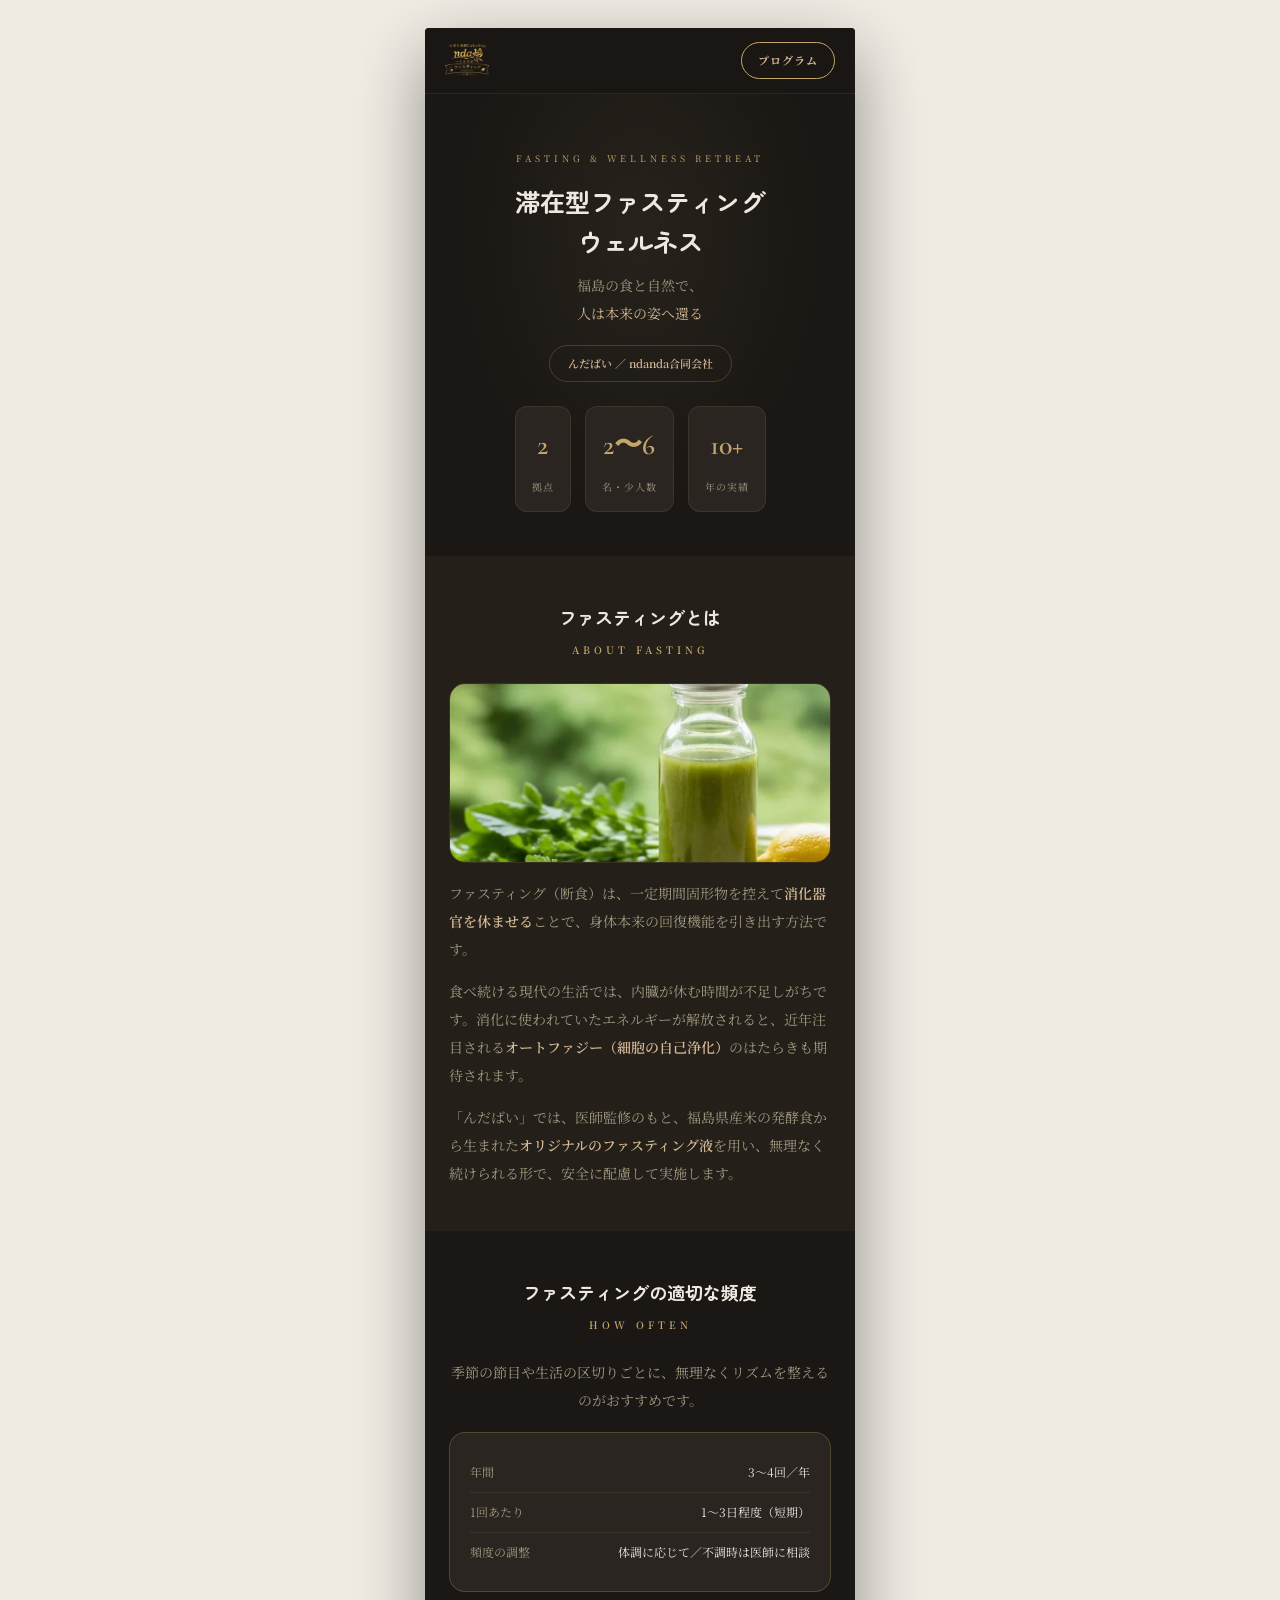
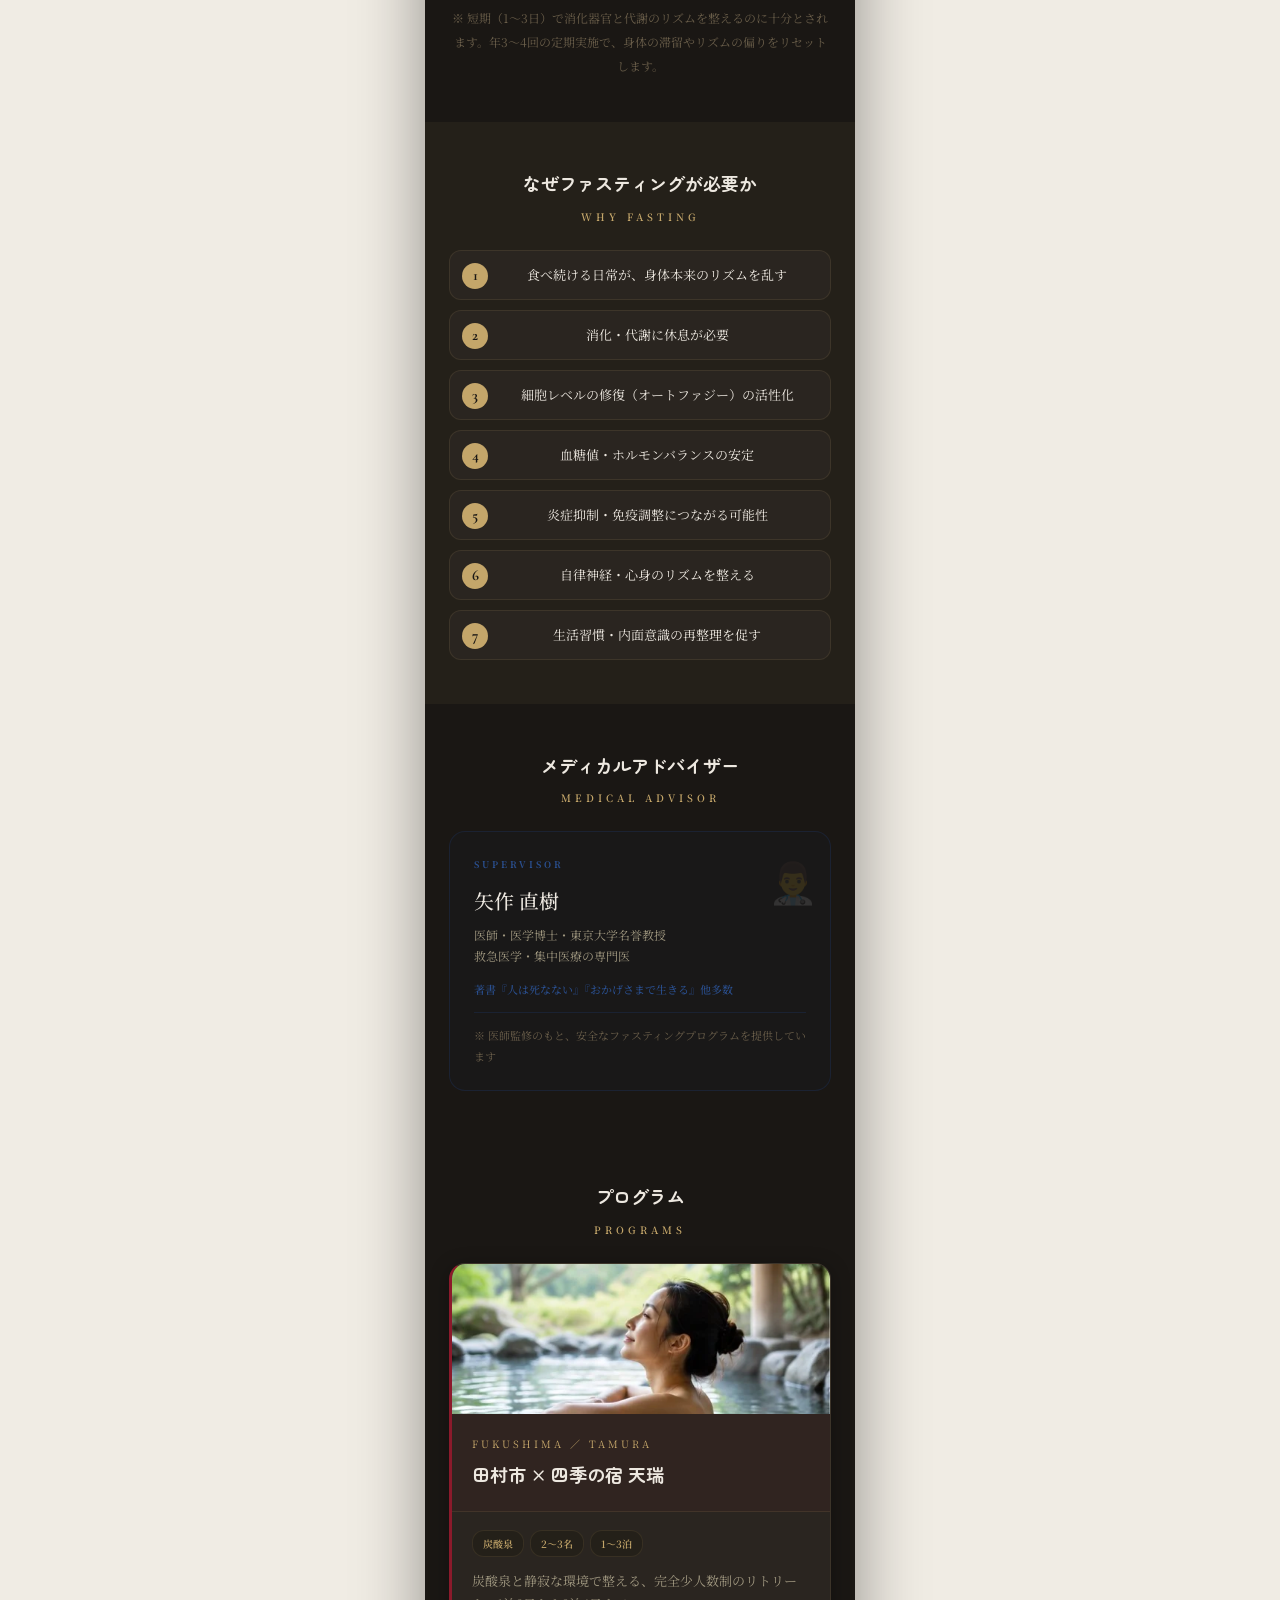
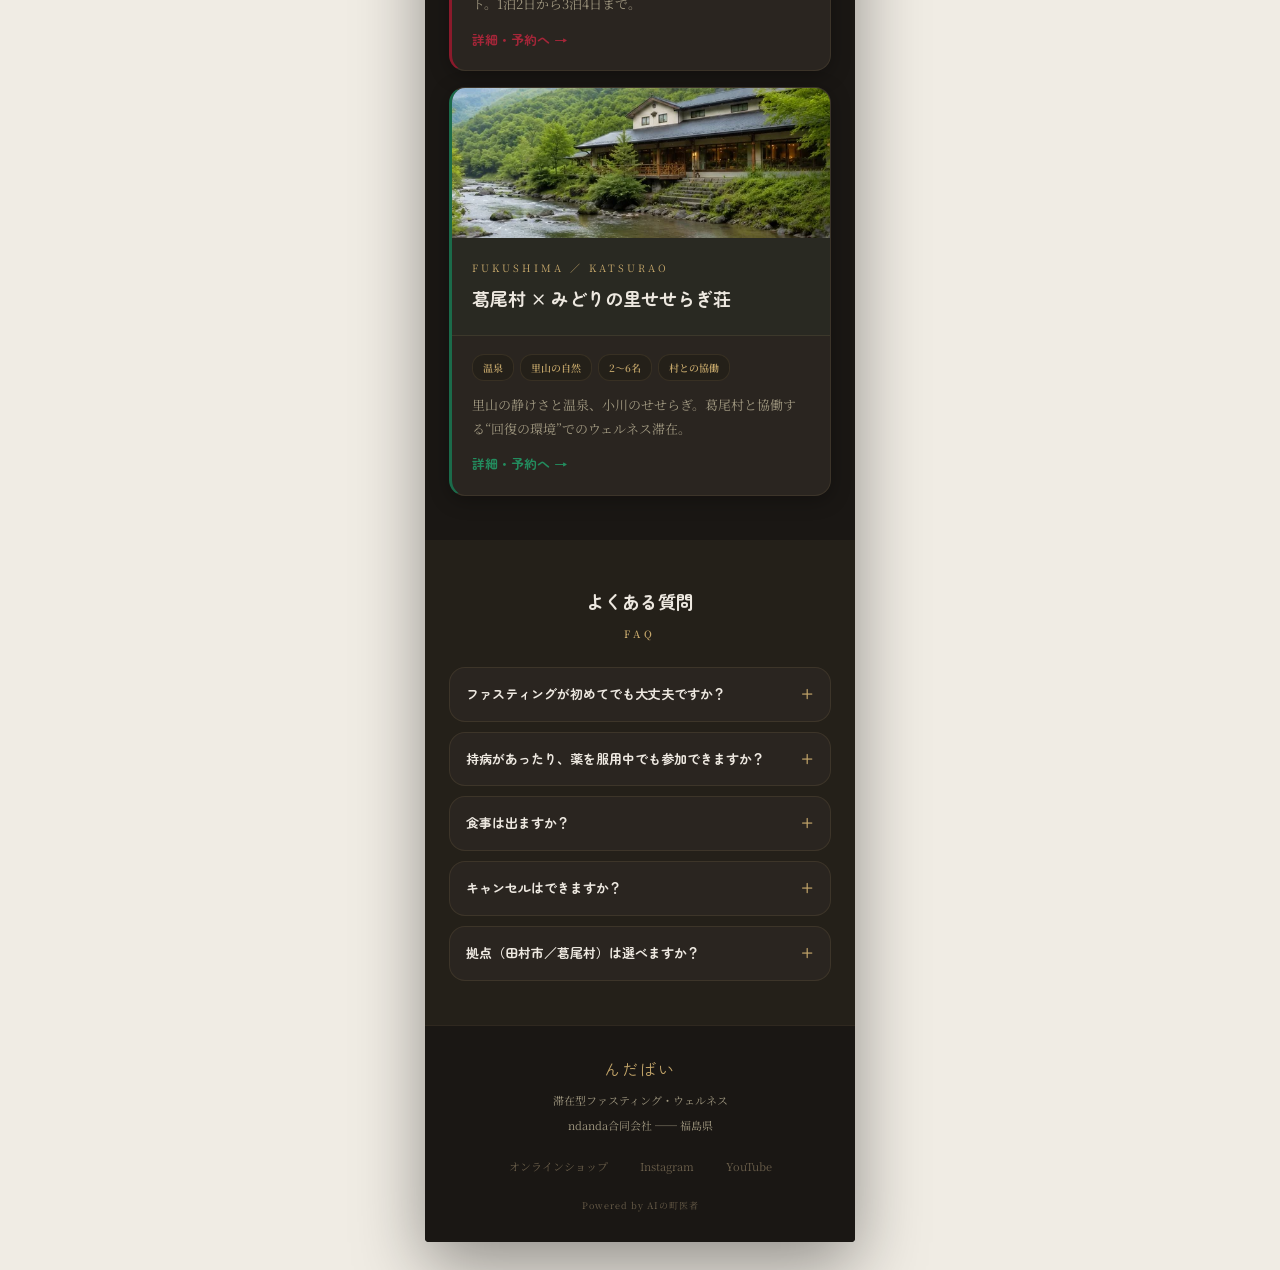
<file: index.html>
<!DOCTYPE html>
<html lang="ja">
<head>
<meta charset="UTF-8">
<meta name="viewport" content="width=device-width, initial-scale=1.0">
<title>滞在型ファスティング・ウェルネス｜んだばい（ndanda合同会社）</title>
<meta name="description" content="福島で体験する滞在型ファスティング・ウェルネス「んだばい」。田村市・四季の宿天瑞、葛尾村・みどりの里せせらぎ荘の2拠点。発酵食と自然で心身を整える、医師監修の少人数リトリート。">
<meta name="theme-color" content="#1a1714">
<link rel="canonical" href="https://hideo-t.github.io/ndabai-fasting/">
<link rel="icon" href="data:image/svg+xml,%3Csvg%20xmlns='http://www.w3.org/2000/svg'%20viewBox='0%200%2032%2032'%3E%3Ccircle%20cx='16'%20cy='16'%20r='16'%20fill='%236b4c2a'/%3E%3Cpath%20d='M16%206c5.5%204.2%207.5%2010%200%2020-7.5-10-5.5-15.8%200-20z'%20fill='%23c4a66a'/%3E%3C/svg%3E">
<meta property="og:type" content="website">
<meta property="og:site_name" content="んだばい 滞在型ファスティング・ウェルネス">
<meta property="og:locale" content="ja_JP">
<meta property="og:title" content="滞在型ファスティング・ウェルネス｜んだばい">
<meta property="og:description" content="福島の食と自然で、人は本来の姿へ還る。田村市・葛尾村の2拠点で行う、医師監修の滞在型ファスティング。">
<meta property="og:url" content="https://hideo-t.github.io/ndabai-fasting/">
<meta name="twitter:card" content="summary">

<link rel="preconnect" href="https://fonts.googleapis.com">
<link rel="preconnect" href="https://fonts.gstatic.com" crossorigin>
<link href="https://fonts.googleapis.com/css2?family=Zen+Maru+Gothic:wght@400;500;700&family=Noto+Serif+JP:wght@300;400;500;600&family=Cormorant+Garamond:wght@400;500;600&display=swap" rel="stylesheet">
<link rel="stylesheet" href="shared/style.css?v=3">

<script type="application/ld+json">
{
  "@context": "https://schema.org",
  "@type": "Organization",
  "name": "んだばい（ndanda合同会社）",
  "description": "福島県で滞在型ファスティング・ウェルネスを提供。田村市・葛尾村の2拠点。",
  "url": "https://hideo-t.github.io/ndabai-fasting/",
  "address": {"@type": "PostalAddress", "addressRegion": "福島県", "addressCountry": "JP"}
}
</script>
</head>
<body>

<div class="wrap">

<!-- Header -->
<header class="header">
  <a href="./" class="header-logo"><img src="assets/images/logo-fasting.png" alt="nda焙 ファスティング" style="height:32px;width:auto;display:block"></a>
  <a href="#programs" class="header-cta">プログラム</a>
</header>

<!-- Hero -->
<section class="hero">
  <div class="hero-tag">FASTING &amp; WELLNESS RETREAT</div>
  <h1 class="hero-title">滞在型ファスティング<br>ウェルネス</h1>
  <p class="hero-sub">福島の食と自然で、<br><em>人は本来の姿へ還る</em></p>
  <div class="hero-badge">んだばい ／ ndanda合同会社</div>
  <div class="hero-stats">
    <div class="hero-stat"><span class="hero-stat-num">2</span><span class="hero-stat-label">拠点</span></div>
    <div class="hero-stat"><span class="hero-stat-num">2〜6</span><span class="hero-stat-label">名・少人数</span></div>
    <div class="hero-stat"><span class="hero-stat-num">10+</span><span class="hero-stat-label">年の実績</span></div>
  </div>
</section>

<!-- ファスティングとは -->
<section class="section concept">
  <h2 class="section-title">ファスティングとは</h2>
  <div class="section-sub">ABOUT FASTING</div>
  <img src="assets/images/02_fasting_drink.webp?v=2" alt="オリジナルファスティング液 - 福島県産米の発酵食から生まれたブレンド" class="section-image feature-image" loading="lazy" width="430" height="180">
  <div class="lead" style="text-align:left;">
    <p>ファスティング（断食）は、一定期間固形物を控えて<strong>消化器官を休ませる</strong>ことで、身体本来の回復機能を引き出す方法です。</p>
    <p>食べ続ける現代の生活では、内臓が休む時間が不足しがちです。消化に使われていたエネルギーが解放されると、近年注目される<strong>オートファジー（細胞の自己浄化）</strong>のはたらきも期待されます。</p>
    <p>「んだばい」では、医師監修のもと、福島県産米の発酵食から生まれた<strong>オリジナルのファスティング液</strong>を用い、無理なく続けられる形で、安全に配慮して実施します。</p>
  </div>
</section>

<!-- 適切な頻度 -->
<section class="section">
  <h2 class="section-title">ファスティングの適切な頻度</h2>
  <div class="section-sub">HOW OFTEN</div>
  <p class="lead" style="text-align:center; margin-bottom:18px;">季節の節目や生活の区切りごとに、無理なくリズムを整えるのがおすすめです。</p>
  <div class="access-card">
    <div class="access-row"><span>年間</span><span>3〜4回／年</span></div>
    <div class="access-row"><span>1回あたり</span><span>1〜3日程度（短期）</span></div>
    <div class="access-row"><span>頻度の調整</span><span>体調に応じて／不調時は医師に相談</span></div>
  </div>
  <p class="lead" style="text-align:center; margin-top:14px; font-size:12px;"><span class="muted" style="color:var(--text-muted);">※ 短期（1〜3日）で消化器官と代謝のリズムを整えるのに十分とされます。年3〜4回の定期実施で、身体の滞留やリズムの偏りをリセットします。</span></p>
</section>

<!-- なぜ必要か -->
<section class="section concept">
  <h2 class="section-title">なぜファスティングが必要か</h2>
  <div class="section-sub">WHY FASTING</div>
  <ol class="reasons">
    <li>食べ続ける日常が、身体本来のリズムを乱す</li>
    <li>消化・代謝に休息が必要</li>
    <li>細胞レベルの修復（オートファジー）の活性化</li>
    <li>血糖値・ホルモンバランスの安定</li>
    <li>炎症抑制・免疫調整につながる可能性</li>
    <li>自律神経・心身のリズムを整える</li>
    <li>生活習慣・内面意識の再整理を促す</li>
  </ol>
</section>

<!-- Medical Advisor -->
<section class="section">
  <h2 class="section-title">メディカルアドバイザー</h2>
  <div class="section-sub">MEDICAL ADVISOR</div>
  <div class="doctor-card">
    <div class="doctor-label">SUPERVISOR</div>
    <div class="doctor-name">矢作 直樹</div>
    <div class="doctor-title">医師・医学博士・東京大学名誉教授<br>救急医学・集中医療の専門医</div>
    <div class="doctor-books">著書『人は死なない』『おかげさまで生きる』他多数</div>
    <div class="doctor-note">※ 医師監修のもと、安全なファスティングプログラムを提供しています</div>
  </div>
</section>

<!-- Programs list -->
<section class="section" id="programs">
  <h2 class="section-title">プログラム</h2>
  <div class="section-sub">PROGRAMS</div>

  <div class="programs-list">
    <a class="program-card tamura" href="tamura/">
      <img src="assets/images/01_onsen.webp" alt="四季の宿天瑞の炭酸泉でリラックスする女性" class="program-photo" loading="lazy" width="430" height="150">
      <div class="program-card-head">
        <div class="program-card-tag">FUKUSHIMA ／ TAMURA</div>
        <div class="program-card-title">田村市 × 四季の宿 天瑞</div>
      </div>
      <div class="program-card-body">
        <div class="program-card-features">
          <span class="program-card-feature">炭酸泉</span>
          <span class="program-card-feature">2〜3名</span>
          <span class="program-card-feature">1〜3泊</span>
        </div>
        <div class="program-card-desc">炭酸泉と静寂な環境で整える、完全少人数制のリトリート。1泊2日から3泊4日まで。</div>
        <span class="program-card-link">詳細・予約へ →</span>
      </div>
    </a>

    <a class="program-card katsurao" href="katsurao/">
      <img src="assets/images/06_facility.webp" alt="川沿いの里山に佇むみどりの里せせらぎ荘" class="program-photo" loading="lazy" width="430" height="150">
      <div class="program-card-head">
        <div class="program-card-tag">FUKUSHIMA ／ KATSURAO</div>
        <div class="program-card-title">葛尾村 × みどりの里せせらぎ荘</div>
      </div>
      <div class="program-card-body">
        <div class="program-card-features">
          <span class="program-card-feature">温泉</span>
          <span class="program-card-feature">里山の自然</span>
          <span class="program-card-feature">2〜6名</span>
          <span class="program-card-feature">村との協働</span>
        </div>
        <div class="program-card-desc">里山の静けさと温泉、小川のせせらぎ。葛尾村と協働する“回復の環境”でのウェルネス滞在。</div>
        <span class="program-card-link">詳細・予約へ →</span>
      </div>
    </a>
  </div>
</section>

<!-- FAQ -->
<section class="section concept">
  <h2 class="section-title">よくある質問</h2>
  <div class="section-sub">FAQ</div>
  <div class="faq-list">
    <details class="faq-item">
      <summary class="faq-q">ファスティングが初めてでも大丈夫ですか？</summary>
      <div class="faq-a">はい。まずは1泊2日の体験コースからお試しいただけます。医師監修・完全少人数制で、初めての方も安心してご参加いただけます。</div>
    </details>
    <details class="faq-item">
      <summary class="faq-q">持病があったり、薬を服用中でも参加できますか？</summary>
      <div class="faq-a">事前のカウンセリングで確認いたします。ご予約時に健康状態・服薬・アレルギーをご記入ください。内容によっては、安全のためご参加をお控えいただく場合があります。</div>
    </details>
    <details class="faq-item">
      <summary class="faq-q">食事は出ますか？</summary>
      <div class="faq-a">期間中はオリジナルのファスティング液を中心に、回復食として福島県産米を使った発酵食・お粥・スープをご用意します。</div>
    </details>
    <details class="faq-item">
      <summary class="faq-q">キャンセルはできますか？</summary>
      <div class="faq-a">7日前まで無料（全額返金）です。詳細は各プログラムページのキャンセルポリシーをご確認ください。</div>
    </details>
    <details class="faq-item">
      <summary class="faq-q">拠点（田村市／葛尾村）は選べますか？</summary>
      <div class="faq-a">ご予約時に拠点をお選びいただく必要はありません。空き状況やプログラム内容に応じて、運営側で最適な宿泊施設をご案内します（おまかせ）。</div>
    </details>
  </div>
</section>

<!-- Footer -->
<footer class="footer">
  <div class="footer-brand">んだばい</div>
  <div class="footer-info">滞在型ファスティング・ウェルネス</div>
  <div class="footer-info">ndanda合同会社 ── 福島県</div>
  <div class="footer-links">
    <a href="https://ndanda.base.shop/" target="_blank" rel="noopener noreferrer">オンラインショップ</a>
    <a href="https://www.instagram.com/taeko_hashimoto_japan/" target="_blank" rel="noopener noreferrer">Instagram</a>
    <a href="https://www.youtube.com/@ndanda369" target="_blank" rel="noopener noreferrer">YouTube</a>
  </div>
  <div class="footer-powered">Powered by AIの町医者</div>
</footer>

</div>

</body>
</html>
</file>
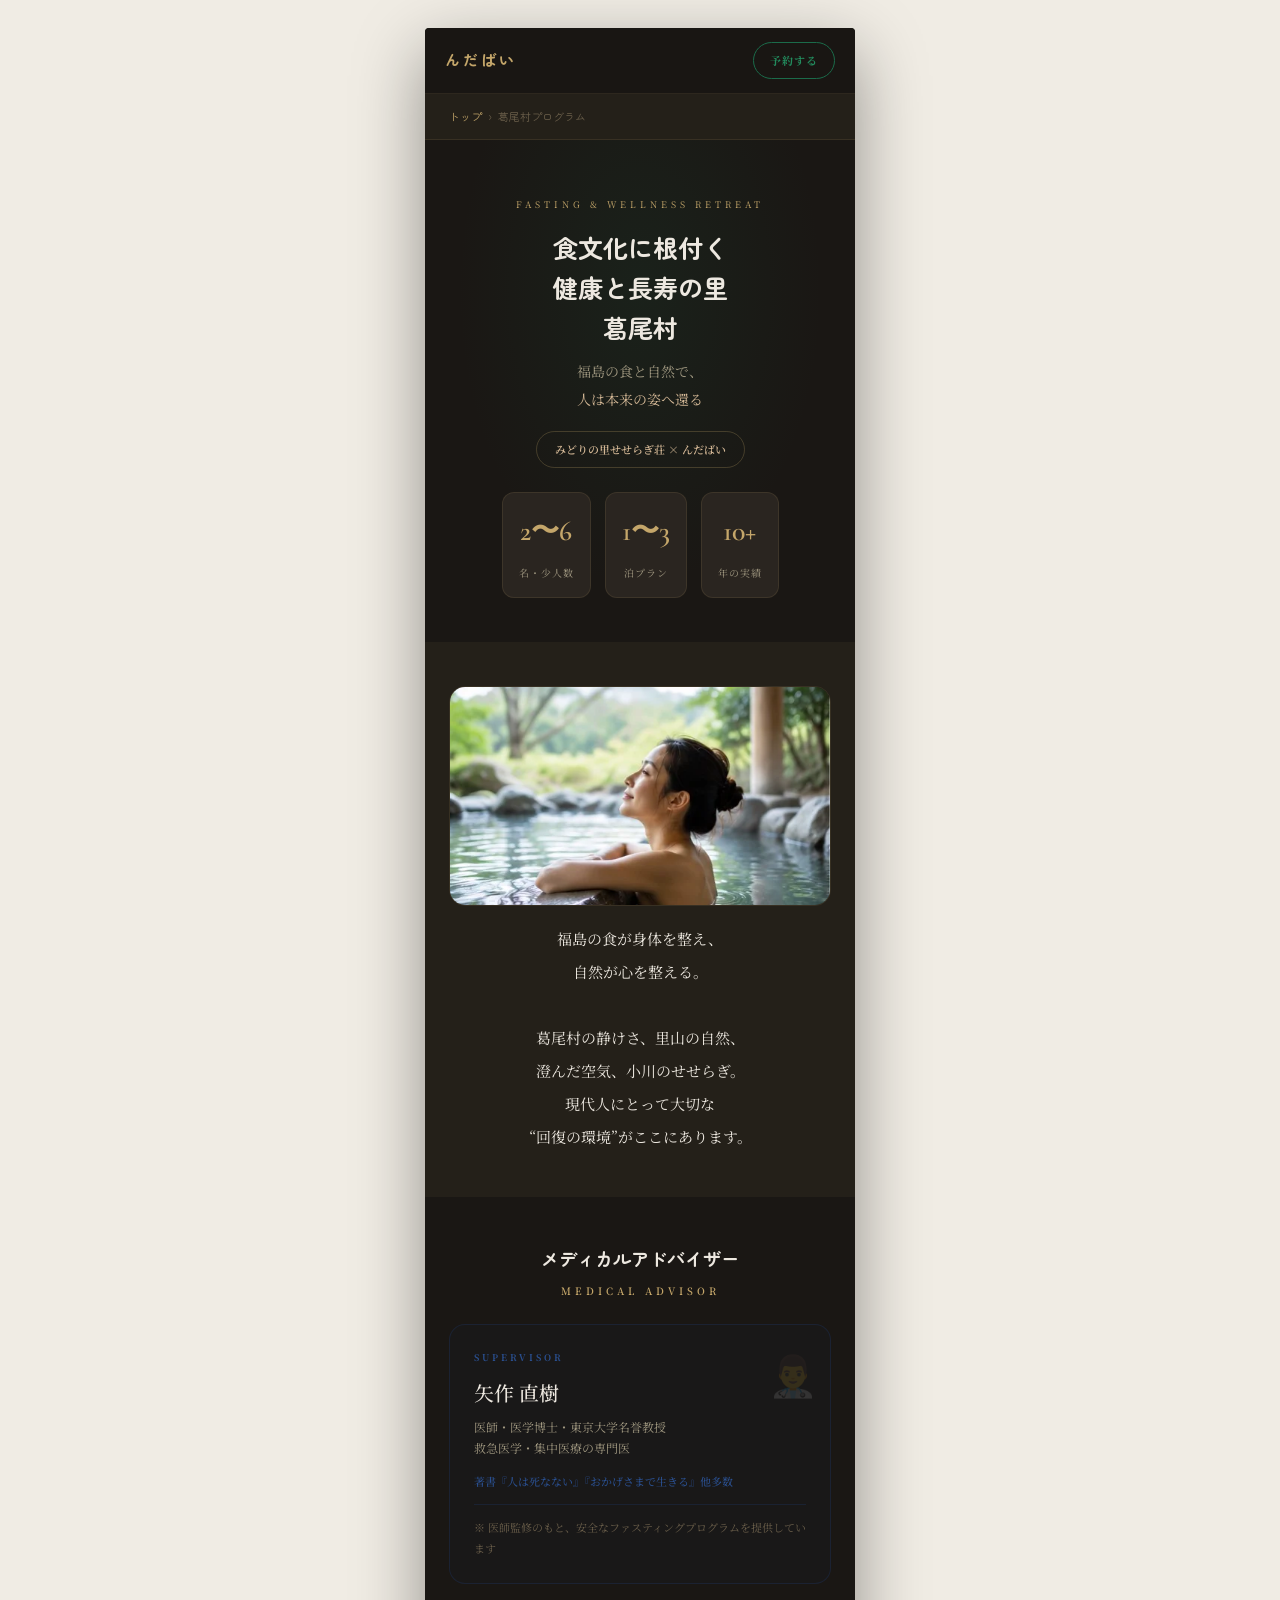
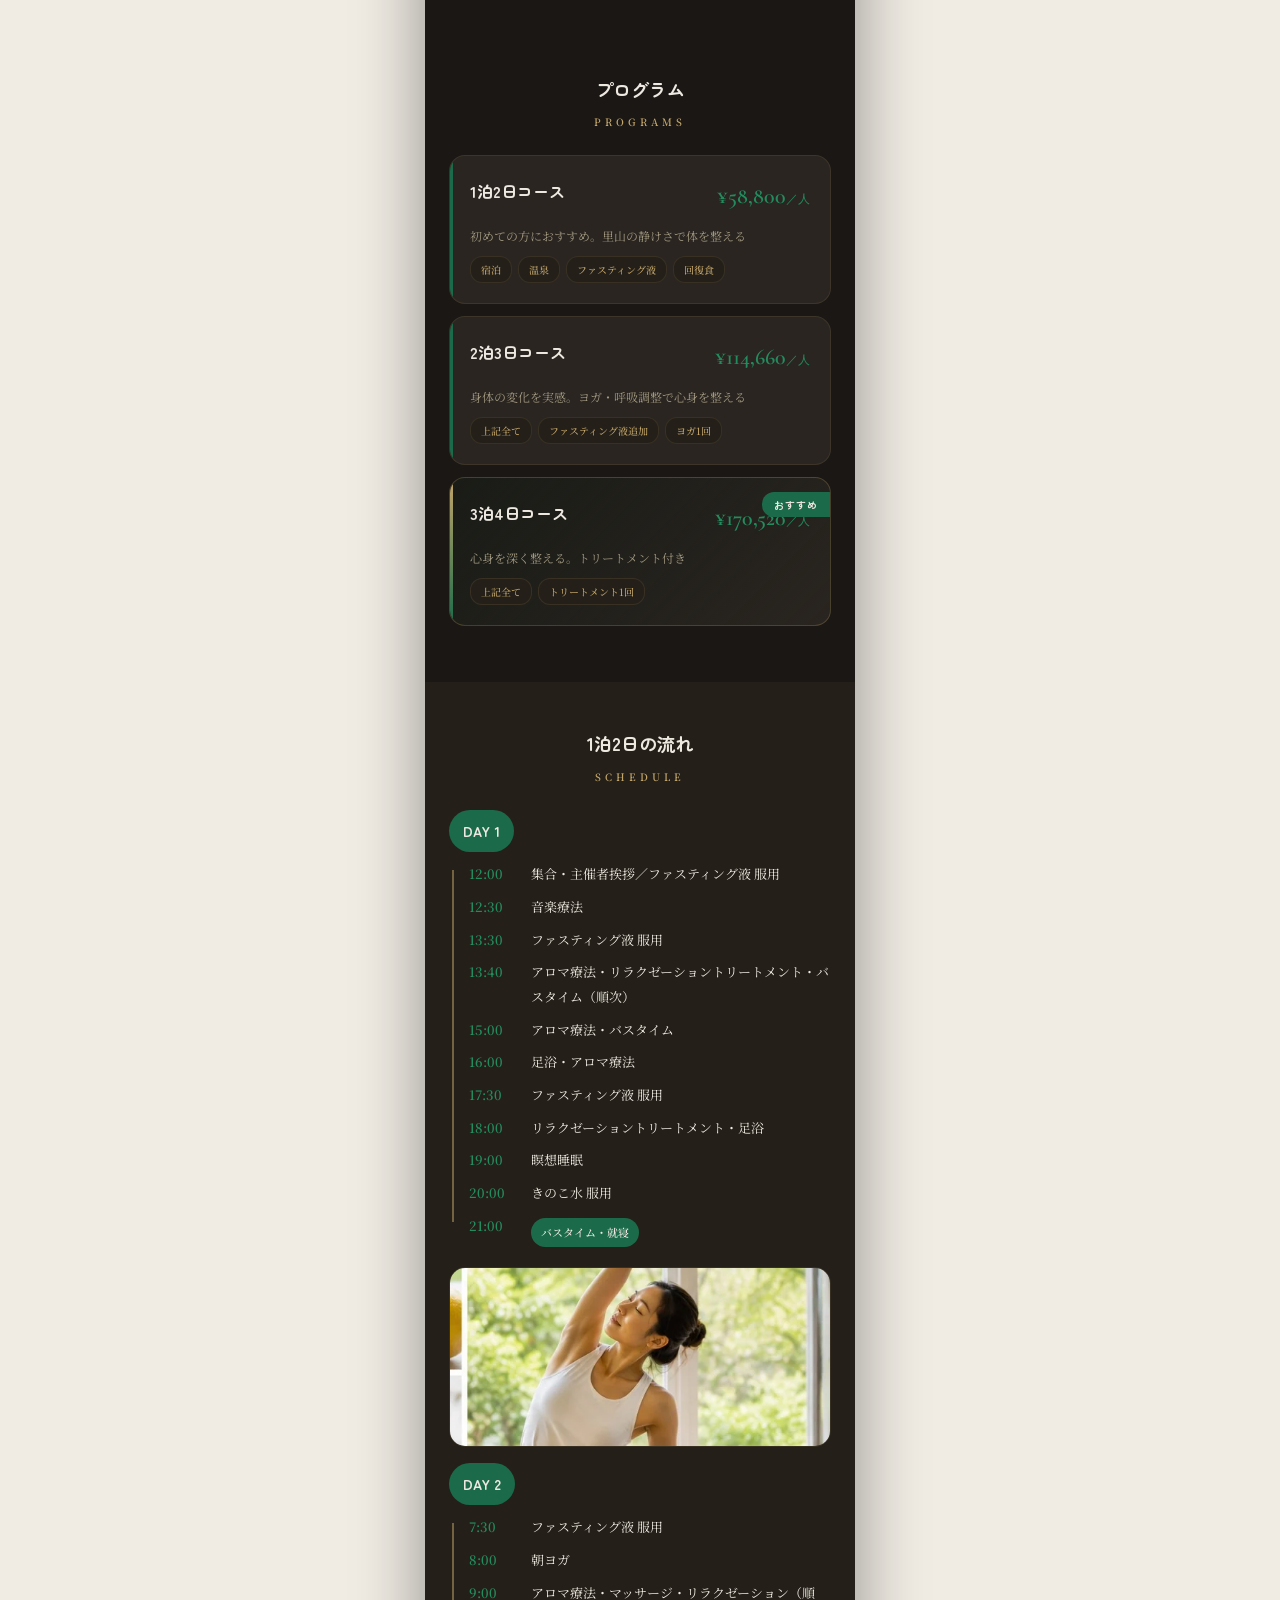
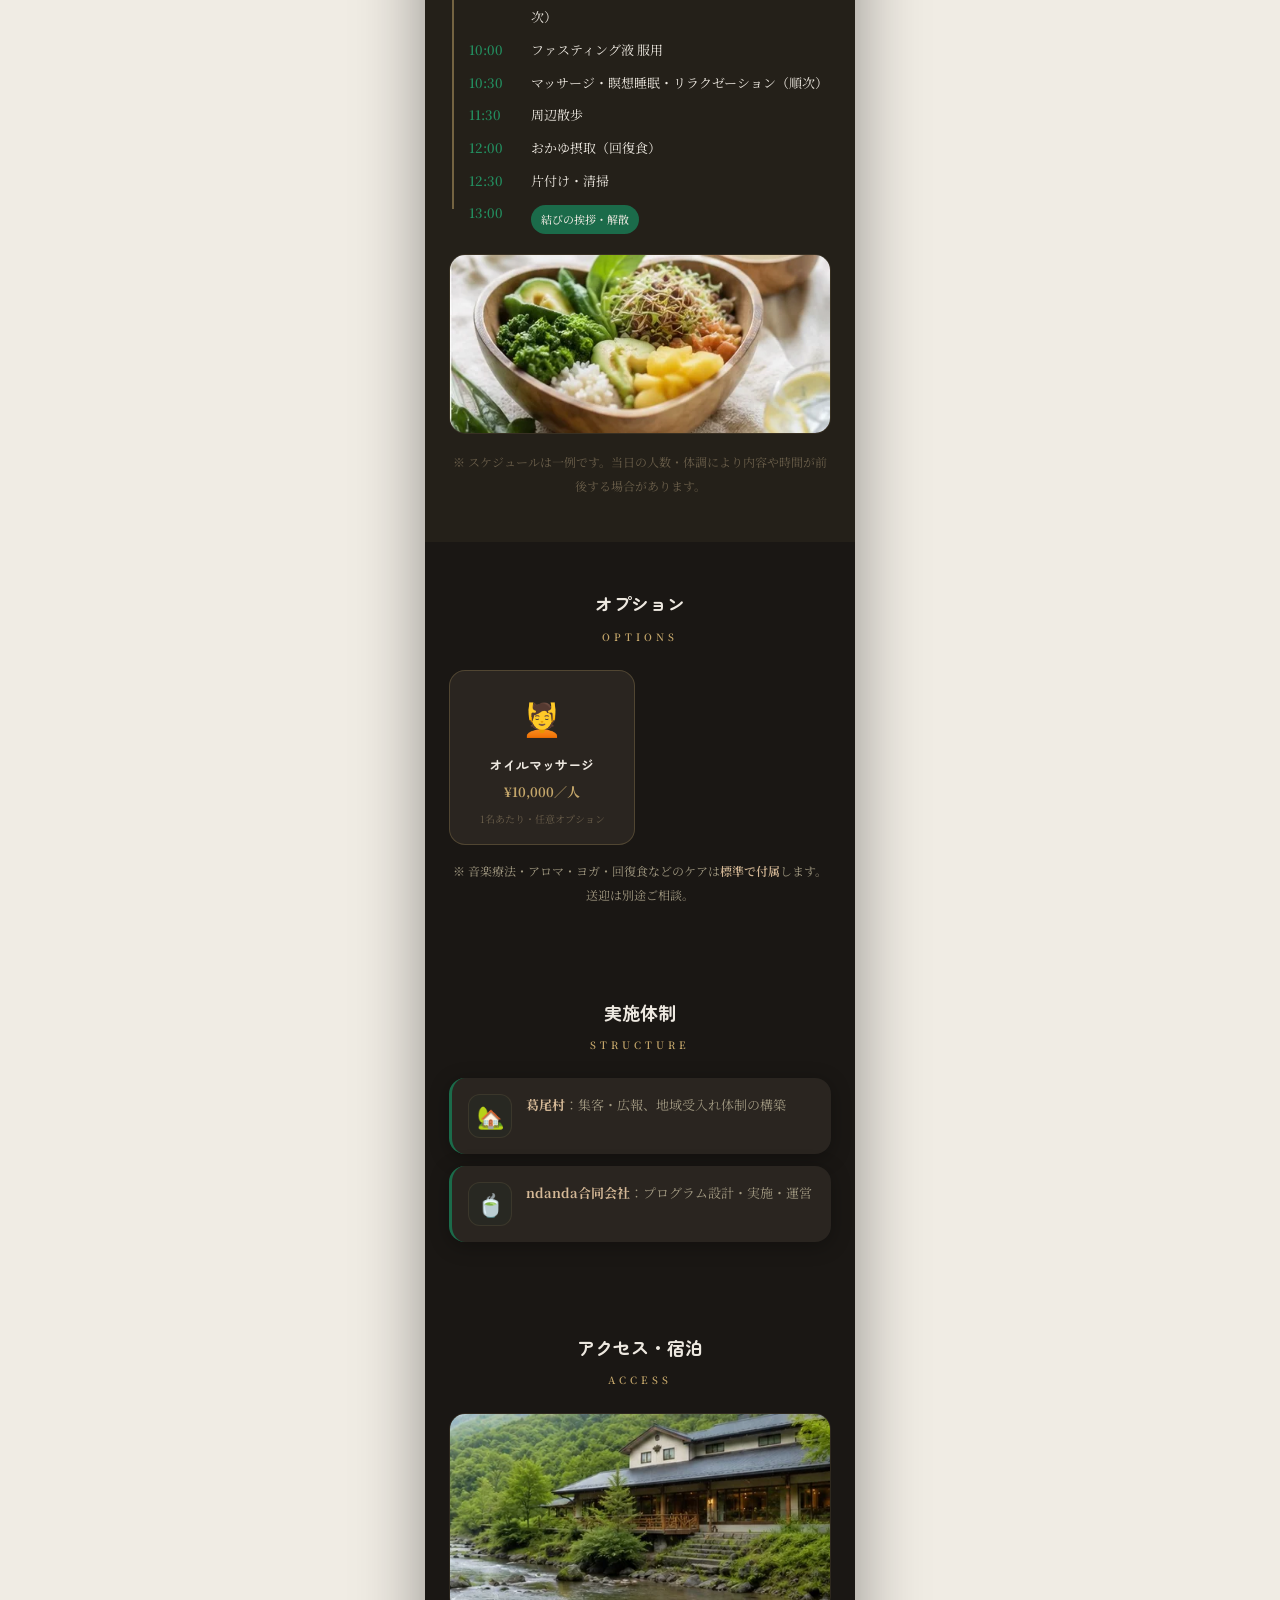
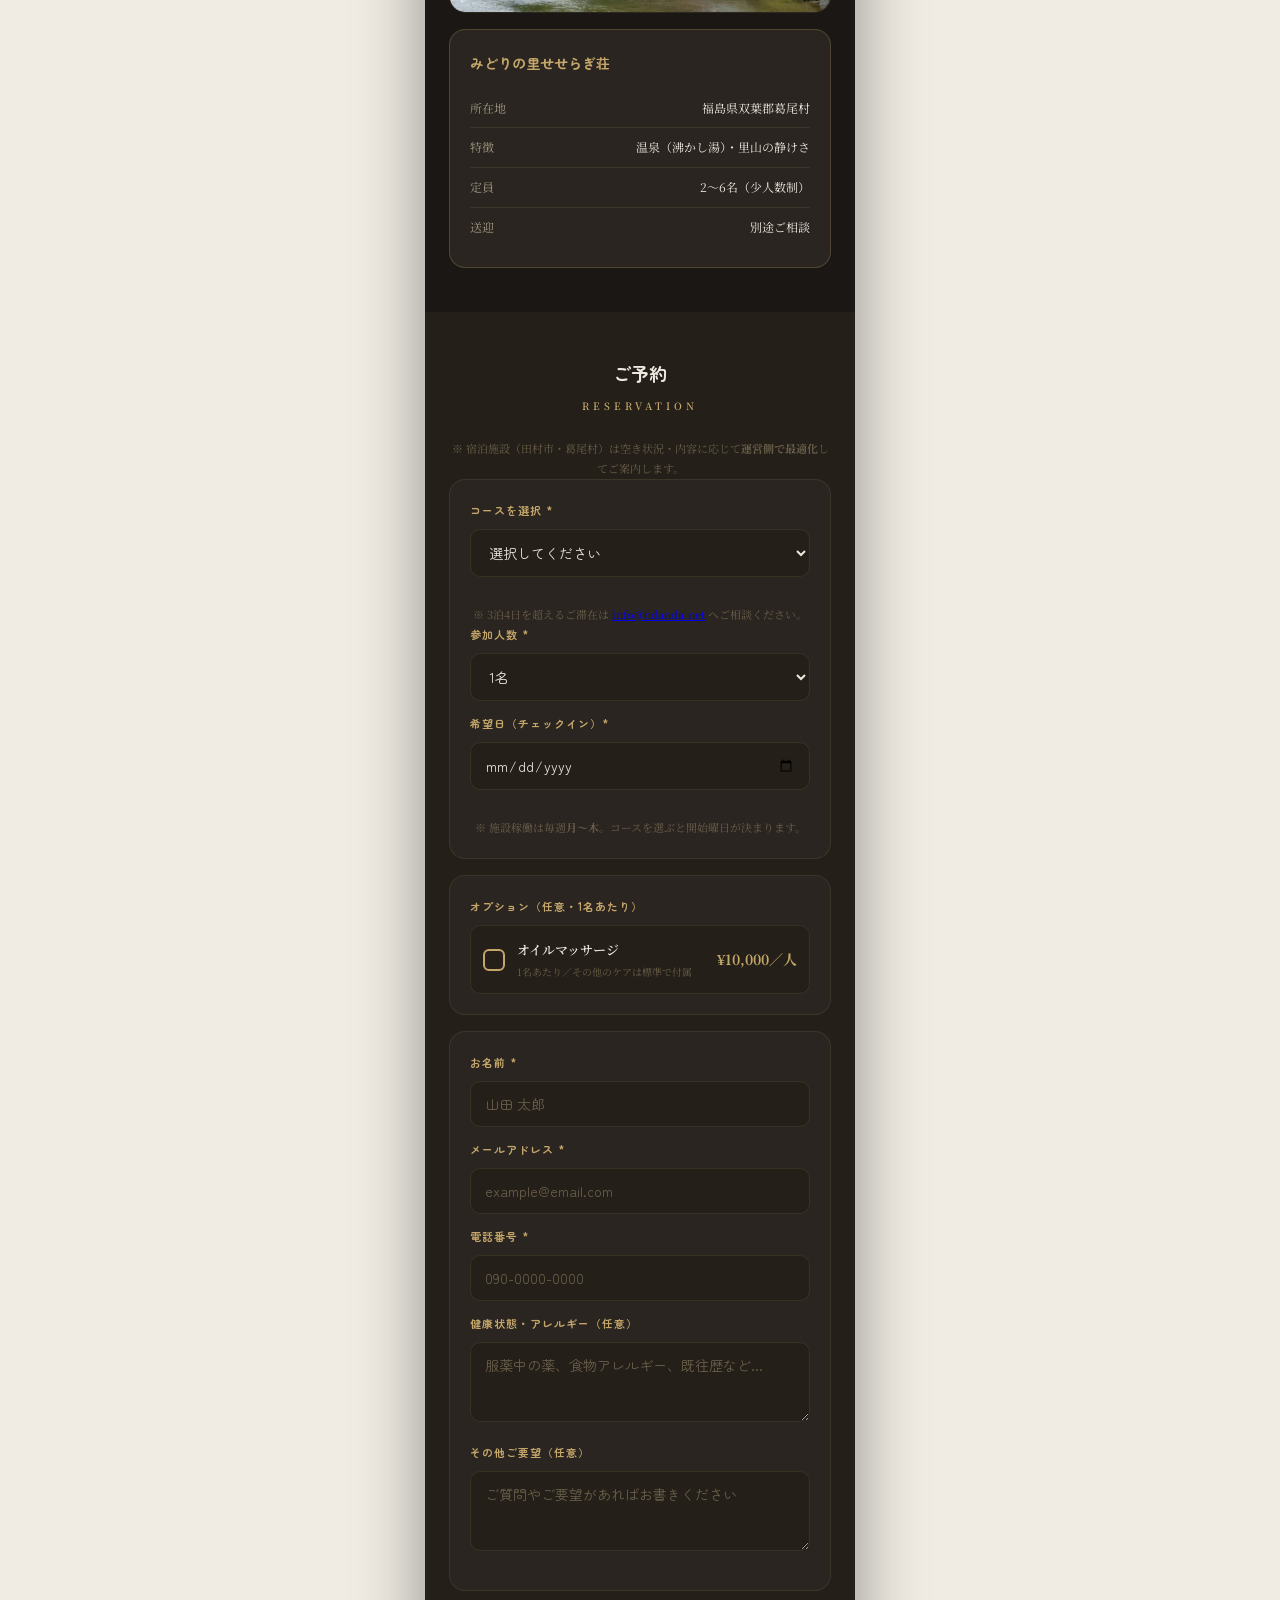
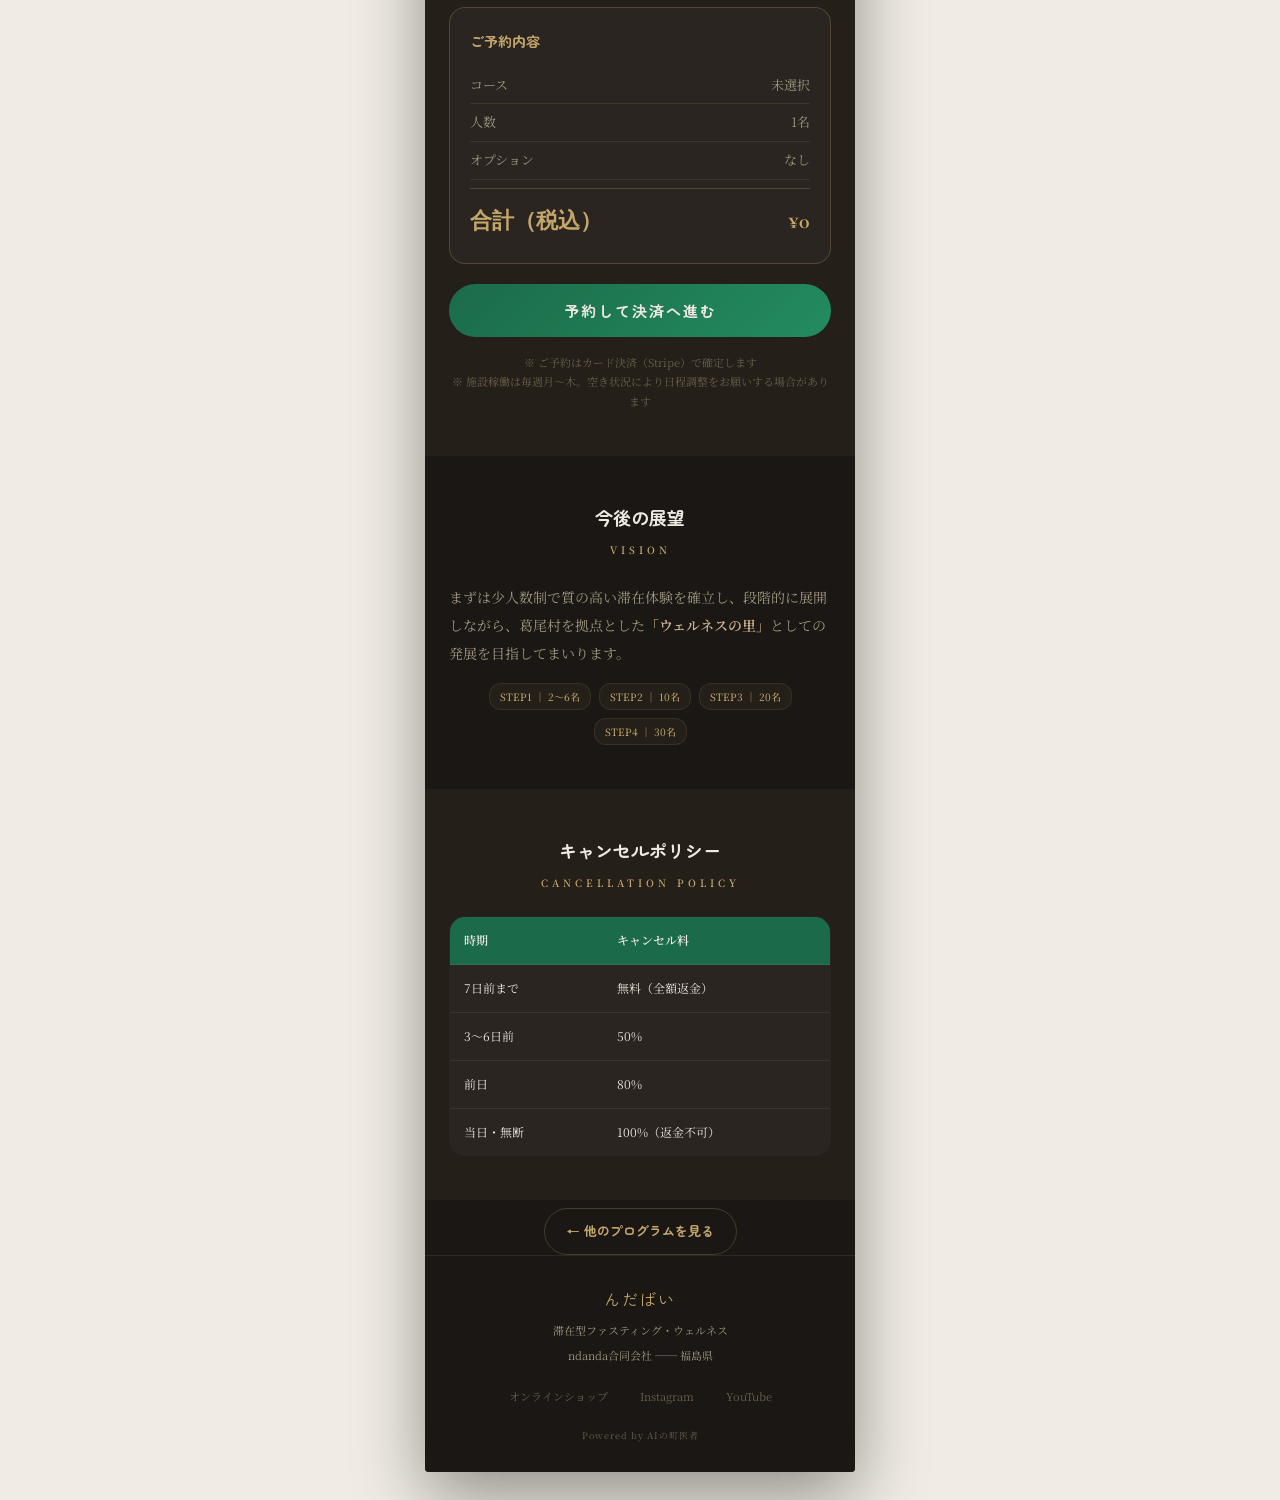
<file: katsurao/index.html>
<!DOCTYPE html>
<html lang="ja">
<head>
<meta charset="UTF-8">
<meta name="viewport" content="width=device-width, initial-scale=1.0">
<title>葛尾村×みどりの里せせらぎ荘｜滞在型ファスティング・ウェルネス｜んだばい</title>
<meta name="description" content="福島県双葉郡葛尾村・みどりの里せせらぎ荘で体験する滞在型ファスティング。温泉と里山の自然、発酵食で心身を整えるウェルネスリトリート。定員2〜6名。">
<meta name="theme-color" content="#1a1714">
<link rel="canonical" href="https://hideo-t.github.io/ndabai-fasting/katsurao/">
<link rel="icon" href="data:image/svg+xml,%3Csvg%20xmlns='http://www.w3.org/2000/svg'%20viewBox='0%200%2032%2032'%3E%3Ccircle%20cx='16'%20cy='16'%20r='16'%20fill='%236b4c2a'/%3E%3Cpath%20d='M16%206c5.5%204.2%207.5%2010%200%2020-7.5-10-5.5-15.8%200-20z'%20fill='%23c4a66a'/%3E%3C/svg%3E">
<meta property="og:type" content="website">
<meta property="og:site_name" content="んだばい × みどりの里せせらぎ荘">
<meta property="og:locale" content="ja_JP">
<meta property="og:title" content="葛尾村×みどりの里せせらぎ荘｜滞在型ファスティング・ウェルネス">
<meta property="og:description" content="温泉と里山の自然、発酵食で心身を整える、福島・葛尾村の滞在型ファスティング。">
<meta property="og:url" content="https://hideo-t.github.io/ndabai-fasting/katsurao/">
<meta name="twitter:card" content="summary">

<link rel="preconnect" href="https://fonts.googleapis.com">
<link rel="preconnect" href="https://fonts.gstatic.com" crossorigin>
<link href="https://fonts.googleapis.com/css2?family=Zen+Maru+Gothic:wght@400;500;700&family=Noto+Serif+JP:wght@300;400;500;600&family=Cormorant+Garamond:wght@400;500;600&display=swap" rel="stylesheet">
<link rel="stylesheet" href="../shared/style.css?v=2">

<script type="application/ld+json">
{
  "@context": "https://schema.org",
  "@type": "LodgingBusiness",
  "name": "んだばい × みどりの里せせらぎ荘",
  "description": "福島県葛尾村の滞在型ファスティング・ウェルネスリトリート。温泉、里山の自然、発酵食で心身を整える。",
  "url": "https://hideo-t.github.io/ndabai-fasting/katsurao/",
  "priceRange": "¥58,800〜¥170,520",
  "address": {"@type": "PostalAddress", "addressRegion": "福島県", "addressLocality": "双葉郡葛尾村", "addressCountry": "JP"},
  "makesOffer": [
    {"@type": "Offer", "name": "1泊2日コース", "price": "58800", "priceCurrency": "JPY"},
    {"@type": "Offer", "name": "2泊3日コース", "price": "114660", "priceCurrency": "JPY"},
    {"@type": "Offer", "name": "3泊4日コース", "price": "170520", "priceCurrency": "JPY"}
  ]
}
</script>
</head>
<body class="theme-katsurao">

<div class="wrap">

<!-- Header -->
<header class="header">
  <div class="header-logo">んだばい</div>
  <a href="#booking" class="header-cta">予約する</a>
</header>

<!-- Breadcrumb -->
<nav class="breadcrumb" aria-label="パンくずリスト">
  <a href="../">トップ</a><span class="sep">›</span><span>葛尾村プログラム</span>
</nav>

<!-- Hero -->
<section class="hero">
  <div class="hero-tag">FASTING &amp; WELLNESS RETREAT</div>
  <h1 class="hero-title">食文化に根付く<br>健康と長寿の里<br>葛尾村</h1>
  <p class="hero-sub">福島の食と自然で、<br><em>人は本来の姿へ還る</em></p>
  <div class="hero-badge">みどりの里せせらぎ荘 × んだばい</div>
  <div class="hero-stats">
    <div class="hero-stat"><span class="hero-stat-num">2〜6</span><span class="hero-stat-label">名・少人数</span></div>
    <div class="hero-stat"><span class="hero-stat-num">1〜3</span><span class="hero-stat-label">泊プラン</span></div>
    <div class="hero-stat"><span class="hero-stat-num">10+</span><span class="hero-stat-label">年の実績</span></div>
  </div>
</section>

<!-- Concept -->
<section class="section concept">
  <img src="../assets/images/01_onsen.webp" alt="温泉でリラックスする女性 - みどりの里せせらぎ荘の温泉" class="section-image hero-image" loading="lazy" width="430" height="220">
  <p class="concept-text">
    福島の食が身体を整え、<br>自然が心を整える。<br><br>
    葛尾村の静けさ、里山の自然、<br>澄んだ空気、小川のせせらぎ。<br>
    現代人にとって大切な<br>&ldquo;回復の環境&rdquo;がここにあります。
  </p>
</section>

<!-- Medical Advisor -->
<section class="section">
  <h2 class="section-title">メディカルアドバイザー</h2>
  <div class="section-sub">MEDICAL ADVISOR</div>
  <div class="doctor-card">
    <div class="doctor-label">SUPERVISOR</div>
    <div class="doctor-name">矢作 直樹</div>
    <div class="doctor-title">医師・医学博士・東京大学名誉教授<br>救急医学・集中医療の専門医</div>
    <div class="doctor-books">著書『人は死なない』『おかげさまで生きる』他多数</div>
    <div class="doctor-note">※ 医師監修のもと、安全なファスティングプログラムを提供しています</div>
  </div>
</section>

<!-- Programs -->
<section class="section" id="programs">
  <h2 class="section-title">プログラム</h2>
  <div class="section-sub">PROGRAMS</div>

  <div class="course-card">
    <div class="course-header"><div class="course-name">1泊2日コース</div><div class="course-price">¥58,800<small>／人</small></div></div>
    <div class="course-detail">初めての方におすすめ。里山の静けさで体を整える</div>
    <div class="course-includes"><span class="course-include">宿泊</span><span class="course-include">温泉</span><span class="course-include">ファスティング液</span><span class="course-include">回復食</span></div>
  </div>

  <div class="course-card">
    <div class="course-header"><div class="course-name">2泊3日コース</div><div class="course-price">¥114,660<small>／人</small></div></div>
    <div class="course-detail">身体の変化を実感。ヨガ・呼吸調整で心身を整える</div>
    <div class="course-includes"><span class="course-include">上記全て</span><span class="course-include">ファスティング液追加</span><span class="course-include">ヨガ1回</span></div>
  </div>

  <div class="course-card featured">
    <span class="course-ribbon">おすすめ</span>
    <div class="course-header"><div class="course-name">3泊4日コース</div><div class="course-price">¥170,520<small>／人</small></div></div>
    <div class="course-detail">心身を深く整える。トリートメント付き</div>
    <div class="course-includes"><span class="course-include">上記全て</span><span class="course-include">トリートメント1回</span></div>
  </div>
</section>

<!-- Timeline -->
<section class="section timeline">
  <h2 class="section-title">1泊2日の流れ</h2>
  <div class="section-sub">SCHEDULE</div>

  <div class="tl-day">
    <div class="tl-day-label">DAY 1</div>
    <div class="tl-item"><div class="tl-time">12:00</div><div class="tl-content">集合・主催者挨拶／ファスティング液 服用</div></div>
    <div class="tl-item"><div class="tl-time">12:30</div><div class="tl-content">音楽療法</div></div>
    <div class="tl-item"><div class="tl-time">13:30</div><div class="tl-content">ファスティング液 服用</div></div>
    <div class="tl-item"><div class="tl-time">13:40</div><div class="tl-content">アロマ療法・リラクゼーショントリートメント・バスタイム（順次）</div></div>
    <div class="tl-item"><div class="tl-time">15:00</div><div class="tl-content">アロマ療法・バスタイム</div></div>
    <div class="tl-item"><div class="tl-time">16:00</div><div class="tl-content">足浴・アロマ療法</div></div>
    <div class="tl-item"><div class="tl-time">17:30</div><div class="tl-content">ファスティング液 服用</div></div>
    <div class="tl-item"><div class="tl-time">18:00</div><div class="tl-content">リラクゼーショントリートメント・足浴</div></div>
    <div class="tl-item"><div class="tl-time">19:00</div><div class="tl-content">瞑想睡眠</div></div>
    <div class="tl-item"><div class="tl-time">20:00</div><div class="tl-content">きのこ水 服用</div></div>
    <div class="tl-item"><div class="tl-time">21:00</div><div class="tl-content"><span class="tl-highlight">バスタイム・就寝</span></div></div>
  </div>

  <img src="../assets/images/03_yoga.webp" alt="自然光の中でヨガ - 朝の呼吸調整プログラム" class="section-image feature-image" loading="lazy" width="430" height="180">

  <div class="tl-day">
    <div class="tl-day-label">DAY 2</div>
    <div class="tl-item"><div class="tl-time">7:30</div><div class="tl-content">ファスティング液 服用</div></div>
    <div class="tl-item"><div class="tl-time">8:00</div><div class="tl-content">朝ヨガ</div></div>
    <div class="tl-item"><div class="tl-time">9:00</div><div class="tl-content">アロマ療法・マッサージ・リラクゼーション（順次）</div></div>
    <div class="tl-item"><div class="tl-time">10:00</div><div class="tl-content">ファスティング液 服用</div></div>
    <div class="tl-item"><div class="tl-time">10:30</div><div class="tl-content">マッサージ・瞑想睡眠・リラクゼーション（順次）</div></div>
    <div class="tl-item"><div class="tl-time">11:30</div><div class="tl-content">周辺散歩</div></div>
    <div class="tl-item"><div class="tl-time">12:00</div><div class="tl-content">おかゆ摂取（回復食）</div></div>
    <div class="tl-item"><div class="tl-time">12:30</div><div class="tl-content">片付け・清掃</div></div>
    <div class="tl-item"><div class="tl-time">13:00</div><div class="tl-content"><span class="tl-highlight">結びの挨拶・解散</span></div></div>
  </div>
  <img src="../assets/images/05_recovery_meal.webp" alt="回復食 - 福島県産米と発酵食を使った体に優しい食事" class="section-image feature-image" loading="lazy" width="430" height="180">
  <p class="lead" style="text-align:center; margin-top:14px; font-size:12px;"><span style="color:var(--text-muted);">※ スケジュールは一例です。当日の人数・体調により内容や時間が前後する場合があります。</span></p>
</section>

<!-- Options -->
<section class="section">
  <h2 class="section-title">オプション</h2>
  <div class="section-sub">OPTIONS</div>
  <div class="option-grid">
    <div class="option-card"><div class="option-icon">💆</div><div class="option-name">オイルマッサージ</div><div class="option-price">¥10,000／人</div><div class="option-desc">1名あたり・任意オプション</div></div>
  </div>
  <p class="lead" style="margin-top:14px;text-align:center;font-size:12px;"><span class="muted">※ 音楽療法・アロマ・ヨガ・回復食などのケアは<strong>標準で付属</strong>します。送迎は別途ご相談。</span></p>
</section>

<!-- 実施体制 -->
<section class="section">
  <h2 class="section-title">実施体制</h2>
  <div class="section-sub">STRUCTURE</div>
  <div class="feature-list">
    <div class="feature-item"><div class="feature-icon">🏡</div><div class="feature-text"><strong>葛尾村</strong>：集客・広報、地域受入れ体制の構築</div></div>
    <div class="feature-item"><div class="feature-icon">🍵</div><div class="feature-text"><strong>ndanda合同会社</strong>：プログラム設計・実施・運営</div></div>
  </div>
</section>

<!-- Access -->
<section class="section">
  <h2 class="section-title">アクセス・宿泊</h2>
  <div class="section-sub">ACCESS</div>
  <img src="../assets/images/06_facility.webp" alt="里山に佇むみどりの里せせらぎ荘 - 川沿いの自然に囲まれた回復の環境" class="section-image facility-image" loading="lazy" width="430" height="200">
  <div class="access-card">
    <div class="access-title">みどりの里せせらぎ荘</div>
    <div class="access-row"><span>所在地</span><span>福島県双葉郡葛尾村</span></div>
    <div class="access-row"><span>特徴</span><span>温泉（沸かし湯）・里山の静けさ</span></div>
    <div class="access-row"><span>定員</span><span>2〜6名（少人数制）</span></div>
    <div class="access-row"><span>送迎</span><span>別途ご相談</span></div>
  </div>
</section>

<!-- Booking Form -->
<section class="section booking" id="booking">
  <h2 class="section-title">ご予約</h2>
  <div class="section-sub">RESERVATION</div>

  <div id="formMessage" class="form-message"></div>

  <form id="bookingForm">
    <input type="hidden" name="program" value="omakase">
    <div class="booking-note">※ 宿泊施設（田村市・葛尾村）は空き状況・内容に応じて<strong>運営側で最適化</strong>してご案内します。</div>

    <div class="booking-card">
      <label class="booking-label" for="course">コースを選択 *</label>
      <select class="booking-select" id="course" required>
        <option value="">選択してください</option>
        <option value="1泊2日|58800">1泊2日コース ── ¥58,800／人</option>
        <option value="2泊3日|114660">2泊3日コース ── ¥114,660／人（2泊目以降5%off）</option>
        <option value="3泊4日|170520">3泊4日コース ── ¥170,520／人（2泊目以降5%off）</option>
      </select>
      <div class="booking-note">※ 3泊4日を超えるご滞在は <a href="mailto:info@ndanda.net">info@ndanda.net</a> へご相談ください。</div>

      <label class="booking-label" for="guests">参加人数 *</label>
      <select class="booking-select" id="guests" required>
        <option value="1">1名</option>
        <option value="2">2名</option>
        <option value="3">3名</option>
        <option value="4">4名</option>
        <option value="5">5名</option>
        <option value="6">6名</option>
      </select>

      <label class="booking-label" for="date">希望日（チェックイン）*</label>
      <input type="date" class="booking-input" id="date" required>
      <div class="booking-note" id="dateHint">※ 施設稼働は毎週<strong>月〜木</strong>。コースを選ぶと開始曜日が決まります。</div>
    </div>

    <div class="booking-card">
      <label class="booking-label">オプション（任意・1名あたり）</label>
      <div class="booking-options">
        <label class="booking-opt">
          <input type="checkbox" name="options" value="オイルマッサージ|10000">
          <div class="booking-check"></div>
          <div class="booking-opt-info"><div class="booking-opt-name">オイルマッサージ</div><div class="booking-opt-desc">1名あたり／その他のケアは標準で付属</div></div>
          <div class="booking-opt-price">¥10,000／人</div>
        </label>
      </div>
    </div>

    <div class="booking-card">
      <label class="booking-label" for="name">お名前 *</label>
      <input type="text" class="booking-input" id="name" placeholder="山田 太郎" required>
      <label class="booking-label" for="email">メールアドレス *</label>
      <input type="email" class="booking-input" id="email" placeholder="example@email.com" required>
      <label class="booking-label" for="phone">電話番号 *</label>
      <input type="tel" class="booking-input" id="phone" placeholder="090-0000-0000" required>
      <label class="booking-label" for="health">健康状態・アレルギー（任意）</label>
      <textarea class="booking-input" id="health" placeholder="服薬中の薬、食物アレルギー、既往歴など..."></textarea>
      <label class="booking-label" for="message">その他ご要望（任意）</label>
      <textarea class="booking-input" id="message" placeholder="ご質問やご要望があればお書きください"></textarea>
    </div>

    <div class="booking-summary">
      <div class="summary-title">ご予約内容</div>
      <div class="summary-row"><span>コース</span><span id="sumCourse">未選択</span></div>
      <div class="summary-row"><span>人数</span><span id="sumGuests">1名</span></div>
      <div class="summary-row"><span>オプション</span><span id="sumOptions">なし</span></div>
      <div class="summary-total"><span>合計（税込）</span><span id="sumTotal">¥0</span></div>
    </div>

    <button type="submit" class="booking-cta" id="submitBtn">予約して決済へ進む</button>
    <button type="button" class="retry-btn" id="retryBtn">もう一度送信する</button>

    <div class="booking-note">
      ※ ご予約はカード決済（Stripe）で確定します<br>
      ※ 施設稼働は毎週月〜木。空き状況により日程調整をお願いする場合があります
    </div>
  </form>
</section>

<!-- 今後の展望 -->
<section class="section">
  <h2 class="section-title">今後の展望</h2>
  <div class="section-sub">VISION</div>
  <div class="lead">
    <p>まずは少人数制で質の高い滞在体験を確立し、段階的に展開しながら、葛尾村を拠点とした<strong>「ウェルネスの里」</strong>としての発展を目指してまいります。</p>
  </div>
  <div class="course-includes" style="justify-content:center;margin-top:16px;gap:8px;">
    <span class="course-include">STEP1 ｜ 2〜6名</span>
    <span class="course-include">STEP2 ｜ 10名</span>
    <span class="course-include">STEP3 ｜ 20名</span>
    <span class="course-include">STEP4 ｜ 30名</span>
  </div>
</section>

<!-- Cancellation Policy -->
<section class="section policy">
  <h2 class="section-title">キャンセルポリシー</h2>
  <div class="section-sub">CANCELLATION POLICY</div>
  <table class="policy-table">
    <tr><th>時期</th><th>キャンセル料</th></tr>
    <tr><td>7日前まで</td><td>無料（全額返金）</td></tr>
    <tr><td>3〜6日前</td><td>50%</td></tr>
    <tr><td>前日</td><td>80%</td></tr>
    <tr><td>当日・無断</td><td>100%（返金不可）</td></tr>
  </table>
</section>

<!-- Other programs -->
<div class="other-programs">
  <a href="../">← 他のプログラムを見る</a>
</div>

<!-- Footer -->
<footer class="footer">
  <div class="footer-brand">んだばい</div>
  <div class="footer-info">滞在型ファスティング・ウェルネス</div>
  <div class="footer-info">ndanda合同会社 ── 福島県</div>
  <div class="footer-links">
    <a href="https://ndanda.base.shop/" target="_blank" rel="noopener noreferrer">オンラインショップ</a>
    <a href="https://www.instagram.com/taeko_hashimoto_japan/" target="_blank" rel="noopener noreferrer">Instagram</a>
    <a href="https://www.youtube.com/@ndanda369" target="_blank" rel="noopener noreferrer">YouTube</a>
  </div>
  <div class="footer-powered">Powered by AIの町医者</div>
</footer>

</div>

<script src="../shared/booking.js?v=4"></script>
</body>
</html>
</file>
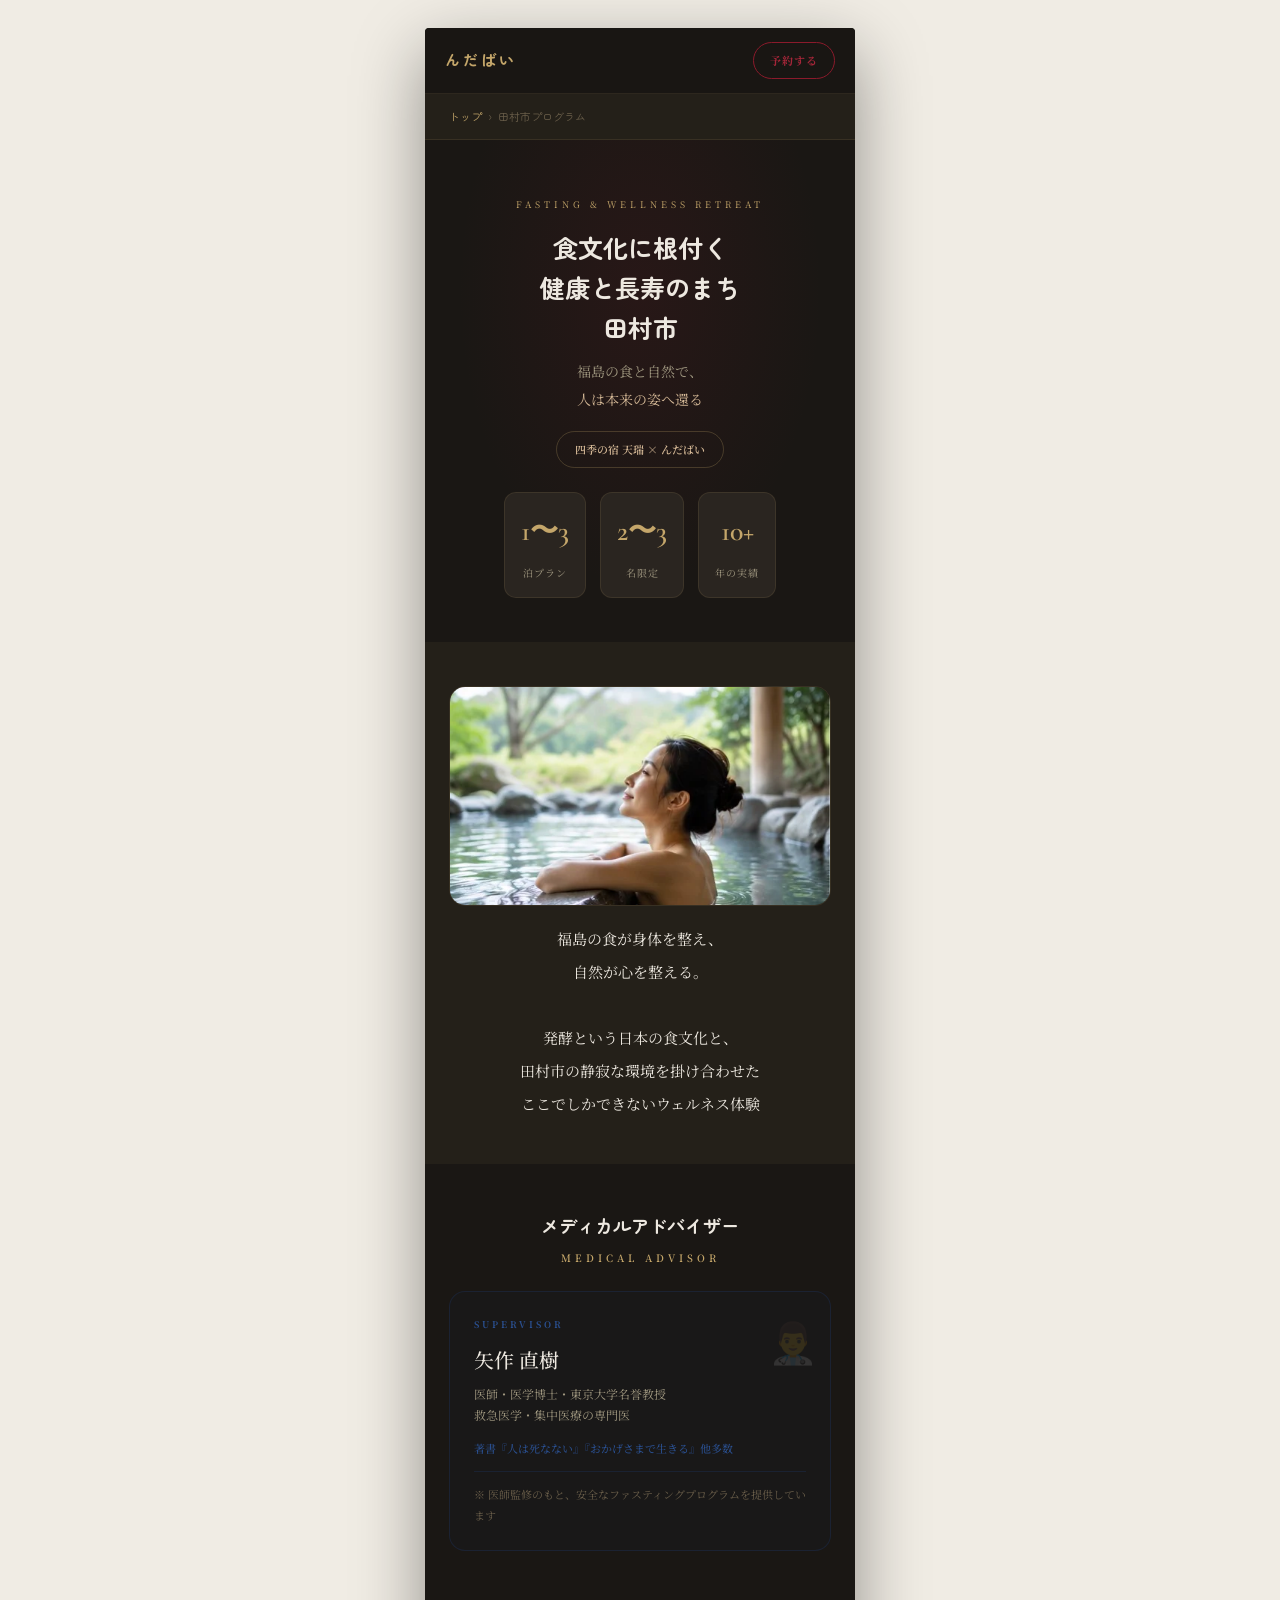
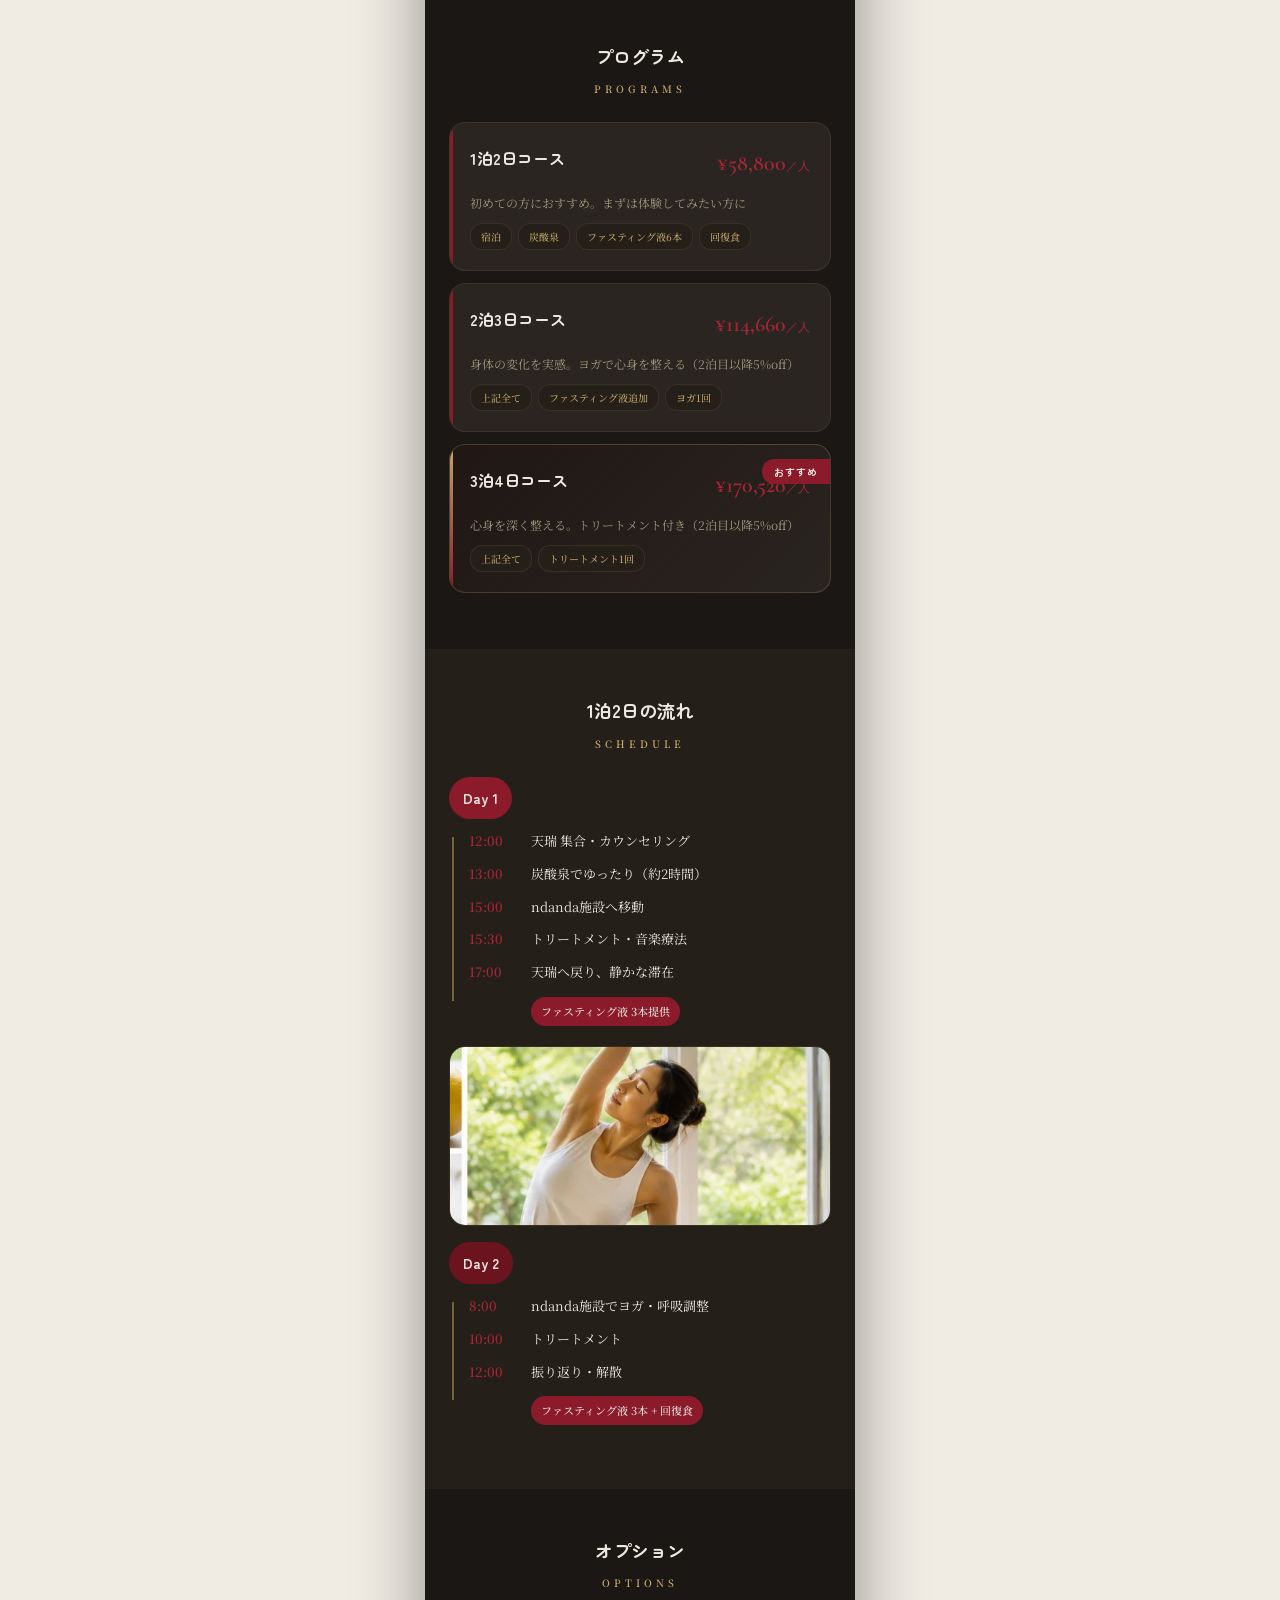
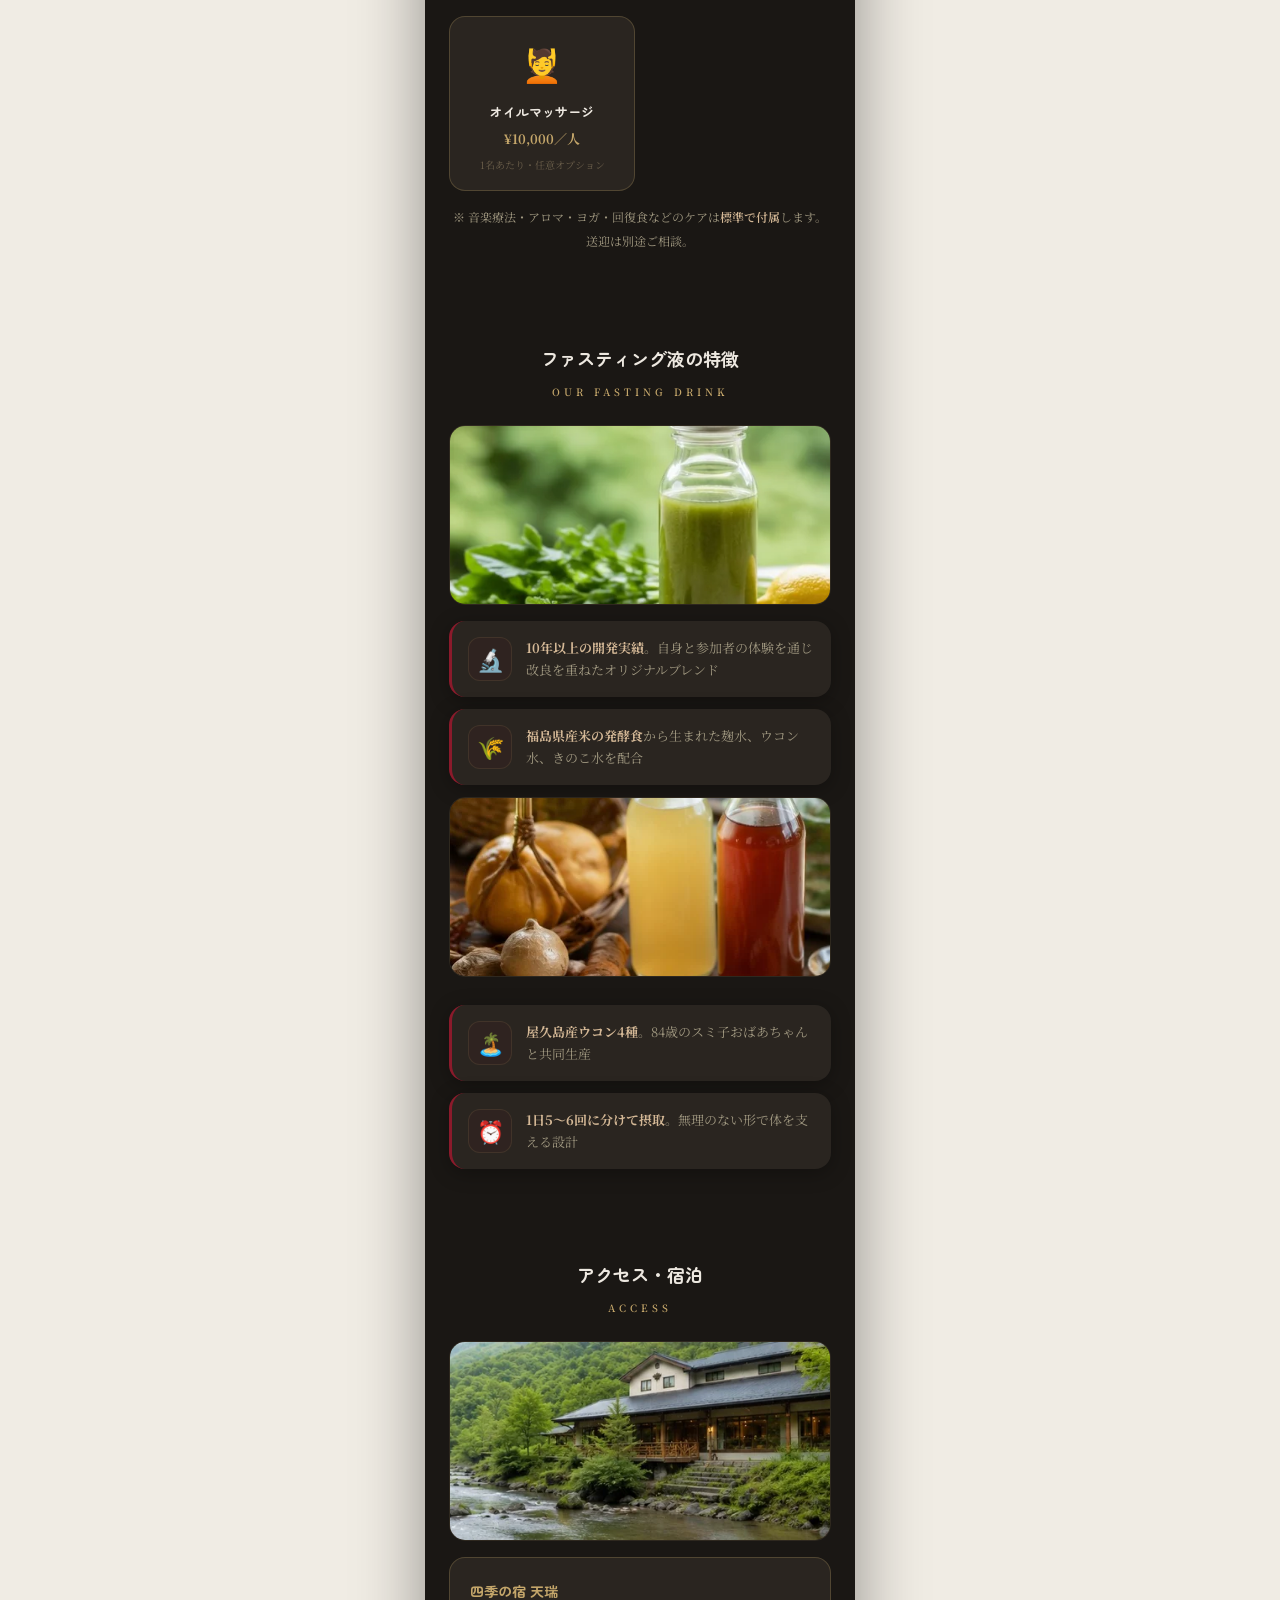
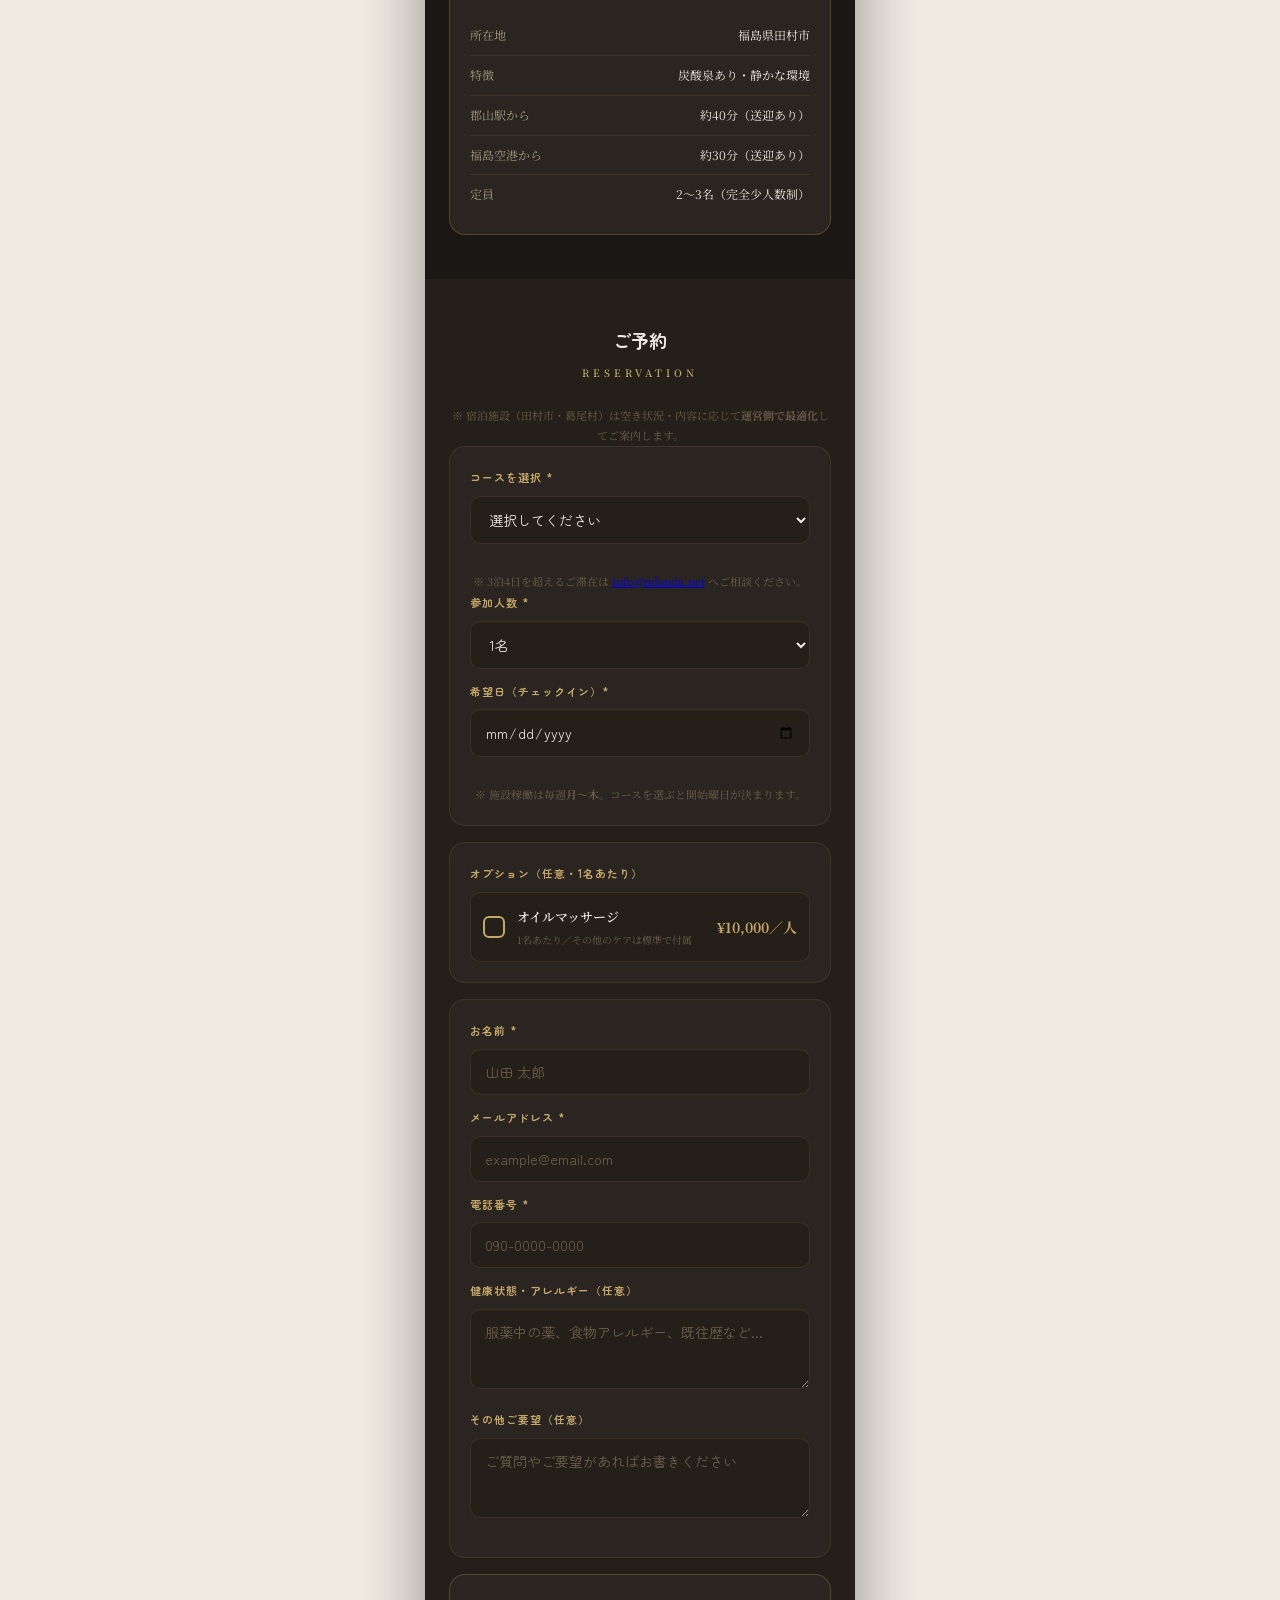
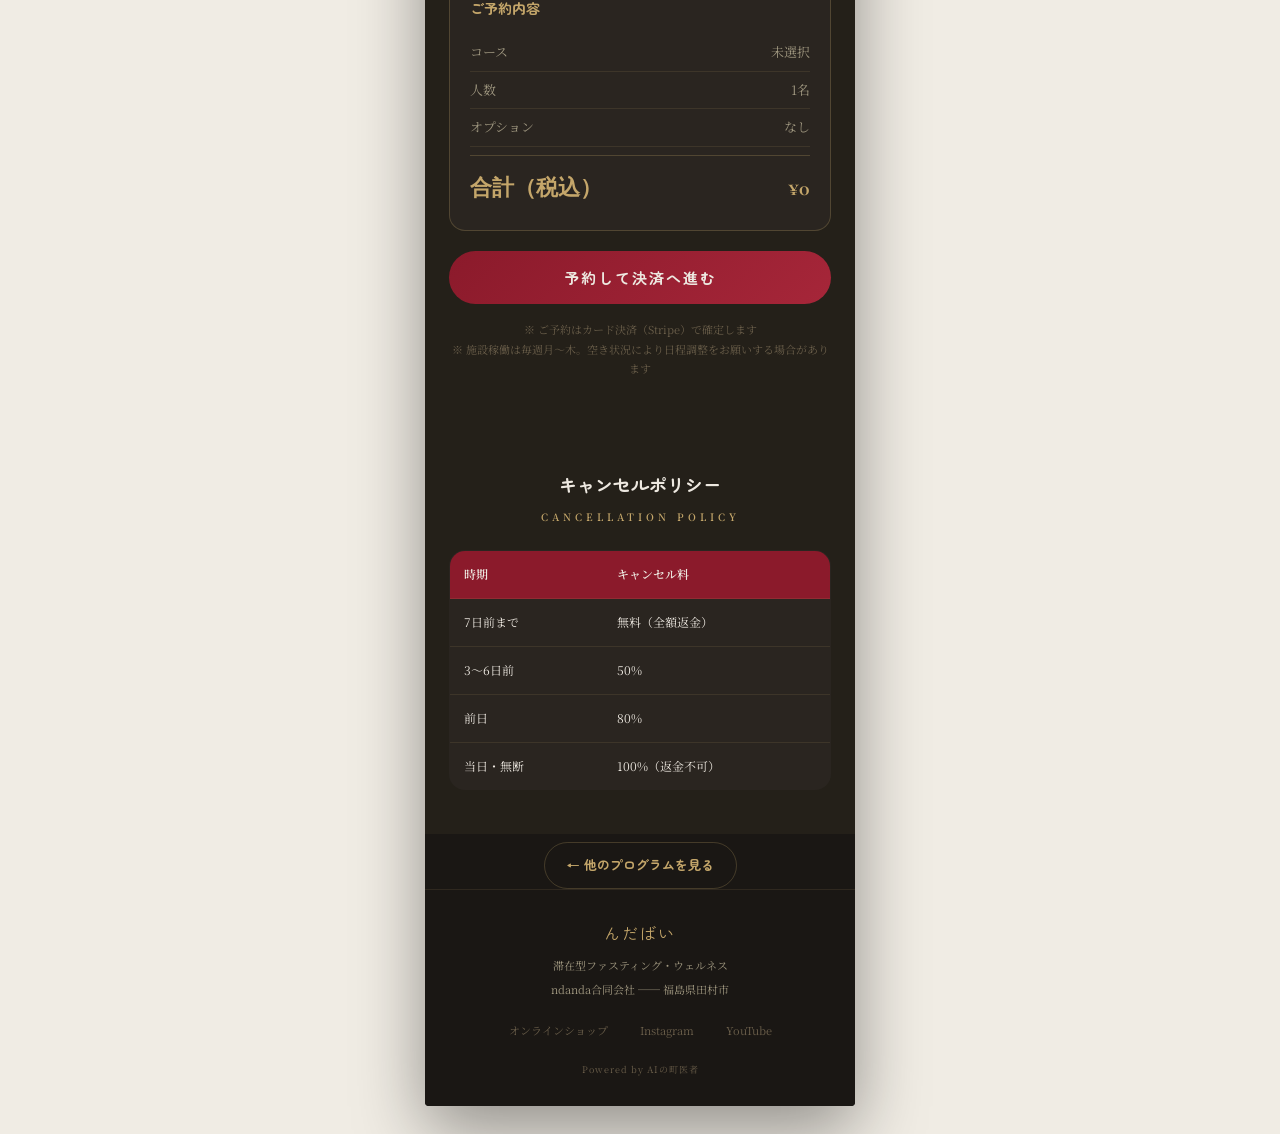
<file: tamura/index.html>
<!DOCTYPE html>
<html lang="ja">
<head>
<meta charset="UTF-8">
<meta name="viewport" content="width=device-width, initial-scale=1.0">
<title>田村市×四季の宿 天瑞｜滞在型ファスティング・ウェルネス｜んだばい</title>
<meta name="description" content="福島県田村市・四季の宿 天瑞で体験する滞在型ファスティング。炭酸泉、発酵食、音楽療法で心身を整える1泊2日〜3泊4日のウェルネスリトリート。完全少人数制2〜3名。">
<meta name="theme-color" content="#1a1714">
<link rel="canonical" href="https://hideo-t.github.io/ndabai-fasting/tamura/">
<link rel="icon" href="data:image/svg+xml,%3Csvg%20xmlns='http://www.w3.org/2000/svg'%20viewBox='0%200%2032%2032'%3E%3Ccircle%20cx='16'%20cy='16'%20r='16'%20fill='%236b4c2a'/%3E%3Cpath%20d='M16%206c5.5%204.2%207.5%2010%200%2020-7.5-10-5.5-15.8%200-20z'%20fill='%23c4a66a'/%3E%3C/svg%3E">
<meta property="og:type" content="website">
<meta property="og:site_name" content="んだばい × 四季の宿 天瑞">
<meta property="og:locale" content="ja_JP">
<meta property="og:title" content="田村市×四季の宿 天瑞｜滞在型ファスティング・ウェルネス">
<meta property="og:description" content="炭酸泉・発酵食・音楽療法で心身を整える、福島・田村市の滞在型ファスティング。">
<meta property="og:url" content="https://hideo-t.github.io/ndabai-fasting/tamura/">
<meta name="twitter:card" content="summary">

<link rel="preconnect" href="https://fonts.googleapis.com">
<link rel="preconnect" href="https://fonts.gstatic.com" crossorigin>
<link href="https://fonts.googleapis.com/css2?family=Zen+Maru+Gothic:wght@400;500;700&family=Noto+Serif+JP:wght@300;400;500;600&family=Cormorant+Garamond:wght@400;500;600&display=swap" rel="stylesheet">
<link rel="stylesheet" href="../shared/style.css?v=2">

<script type="application/ld+json">
{
  "@context": "https://schema.org",
  "@type": "LodgingBusiness",
  "name": "んだばい × 四季の宿 天瑞",
  "description": "福島県田村市の滞在型ファスティング・ウェルネスリトリート。炭酸泉、発酵食、音楽療法で心身を整える。",
  "url": "https://hideo-t.github.io/ndabai-fasting/tamura/",
  "priceRange": "¥58,800〜¥170,520",
  "address": {"@type": "PostalAddress", "addressRegion": "福島県", "addressLocality": "田村市", "addressCountry": "JP"},
  "makesOffer": [
    {"@type": "Offer", "name": "1泊2日コース", "price": "58800", "priceCurrency": "JPY"},
    {"@type": "Offer", "name": "2泊3日コース", "price": "114660", "priceCurrency": "JPY"},
    {"@type": "Offer", "name": "3泊4日コース", "price": "170520", "priceCurrency": "JPY"}
  ]
}
</script>
</head>
<body class="theme-tamura">

<div class="wrap">

<!-- Header -->
<header class="header">
  <div class="header-logo">んだばい</div>
  <a href="#booking" class="header-cta">予約する</a>
</header>

<!-- Breadcrumb -->
<nav class="breadcrumb" aria-label="パンくずリスト">
  <a href="../">トップ</a><span class="sep">›</span><span>田村市プログラム</span>
</nav>

<!-- Hero -->
<section class="hero">
  <div class="hero-tag">FASTING &amp; WELLNESS RETREAT</div>
  <h1 class="hero-title">食文化に根付く<br>健康と長寿のまち<br>田村市</h1>
  <p class="hero-sub">福島の食と自然で、<br><em>人は本来の姿へ還る</em></p>
  <div class="hero-badge">四季の宿 天瑞 × んだばい</div>
  <div class="hero-stats">
    <div class="hero-stat"><span class="hero-stat-num">1〜3</span><span class="hero-stat-label">泊プラン</span></div>
    <div class="hero-stat"><span class="hero-stat-num">2〜3</span><span class="hero-stat-label">名限定</span></div>
    <div class="hero-stat"><span class="hero-stat-num">10+</span><span class="hero-stat-label">年の実績</span></div>
  </div>
</section>

<!-- Concept -->
<section class="section concept">
  <img src="../assets/images/01_onsen.webp" alt="露天風呂でリラックスする女性 - 四季の宿天瑞の炭酸泉" class="section-image hero-image" loading="lazy" width="430" height="220">
  <p class="concept-text">
    福島の食が身体を整え、<br>自然が心を整える。<br><br>
    発酵という日本の食文化と、<br>田村市の静寂な環境を掛け合わせた<br>ここでしかできないウェルネス体験
  </p>
</section>

<!-- Medical Advisor -->
<section class="section">
  <h2 class="section-title">メディカルアドバイザー</h2>
  <div class="section-sub">MEDICAL ADVISOR</div>
  <div class="doctor-card">
    <div class="doctor-label">SUPERVISOR</div>
    <div class="doctor-name">矢作 直樹</div>
    <div class="doctor-title">医師・医学博士・東京大学名誉教授<br>救急医学・集中医療の専門医</div>
    <div class="doctor-books">著書『人は死なない』『おかげさまで生きる』他多数</div>
    <div class="doctor-note">※ 医師監修のもと、安全なファスティングプログラムを提供しています</div>
  </div>
</section>

<!-- Programs -->
<section class="section" id="programs">
  <h2 class="section-title">プログラム</h2>
  <div class="section-sub">PROGRAMS</div>

  <div class="course-card">
    <div class="course-header"><div class="course-name">1泊2日コース</div><div class="course-price">¥58,800<small>／人</small></div></div>
    <div class="course-detail">初めての方におすすめ。まずは体験してみたい方に</div>
    <div class="course-includes"><span class="course-include">宿泊</span><span class="course-include">炭酸泉</span><span class="course-include">ファスティング液6本</span><span class="course-include">回復食</span></div>
  </div>

  <div class="course-card">
    <div class="course-header"><div class="course-name">2泊3日コース</div><div class="course-price">¥114,660<small>／人</small></div></div>
    <div class="course-detail">身体の変化を実感。ヨガで心身を整える（2泊目以降5%off）</div>
    <div class="course-includes"><span class="course-include">上記全て</span><span class="course-include">ファスティング液追加</span><span class="course-include">ヨガ1回</span></div>
  </div>

  <div class="course-card featured">
    <span class="course-ribbon">おすすめ</span>
    <div class="course-header"><div class="course-name">3泊4日コース</div><div class="course-price">¥170,520<small>／人</small></div></div>
    <div class="course-detail">心身を深く整える。トリートメント付き（2泊目以降5%off）</div>
    <div class="course-includes"><span class="course-include">上記全て</span><span class="course-include">トリートメント1回</span></div>
  </div>
</section>

<!-- Timeline -->
<section class="section timeline">
  <h2 class="section-title">1泊2日の流れ</h2>
  <div class="section-sub">SCHEDULE</div>

  <div class="tl-day">
    <div class="tl-day-label">Day 1</div>
    <div class="tl-item"><div class="tl-time">12:00</div><div class="tl-content">天瑞 集合・カウンセリング</div></div>
    <div class="tl-item"><div class="tl-time">13:00</div><div class="tl-content">炭酸泉でゆったり（約2時間）</div></div>
    <div class="tl-item"><div class="tl-time">15:00</div><div class="tl-content">ndanda施設へ移動</div></div>
    <div class="tl-item"><div class="tl-time">15:30</div><div class="tl-content">トリートメント・音楽療法</div></div>
    <div class="tl-item"><div class="tl-time">17:00</div><div class="tl-content">天瑞へ戻り、静かな滞在</div></div>
    <div class="tl-item"><div class="tl-time"></div><div class="tl-content"><span class="tl-highlight">ファスティング液 3本提供</span></div></div>
  </div>

  <img src="../assets/images/03_yoga.webp" alt="自然光の中でヨガ - 朝の呼吸調整プログラム" class="section-image feature-image" loading="lazy" width="430" height="180">

  <div class="tl-day">
    <div class="tl-day-label">Day 2</div>
    <div class="tl-item"><div class="tl-time">8:00</div><div class="tl-content">ndanda施設でヨガ・呼吸調整</div></div>
    <div class="tl-item"><div class="tl-time">10:00</div><div class="tl-content">トリートメント</div></div>
    <div class="tl-item"><div class="tl-time">12:00</div><div class="tl-content">振り返り・解散</div></div>
    <div class="tl-item"><div class="tl-time"></div><div class="tl-content"><span class="tl-highlight">ファスティング液 3本 + 回復食</span></div></div>
  </div>
</section>

<!-- Options -->
<section class="section">
  <h2 class="section-title">オプション</h2>
  <div class="section-sub">OPTIONS</div>
  <div class="option-grid">
    <div class="option-card"><div class="option-icon">💆</div><div class="option-name">オイルマッサージ</div><div class="option-price">¥10,000／人</div><div class="option-desc">1名あたり・任意オプション</div></div>
  </div>
  <p class="lead" style="margin-top:14px;text-align:center;font-size:12px;"><span class="muted">※ 音楽療法・アロマ・ヨガ・回復食などのケアは<strong>標準で付属</strong>します。送迎は別途ご相談。</span></p>
</section>

<!-- Features -->
<section class="section">
  <h2 class="section-title">ファスティング液の特徴</h2>
  <div class="section-sub">OUR FASTING DRINK</div>
  <img src="../assets/images/02_fasting_drink.webp?v=2" alt="オリジナルファスティング液 - 福島県産米の発酵食から生まれたブレンド" class="section-image feature-image" loading="lazy" width="430" height="180">
  <div class="feature-list">
    <div class="feature-item"><div class="feature-icon">🔬</div><div class="feature-text"><strong>10年以上の開発実績</strong>。自身と参加者の体験を通じ改良を重ねたオリジナルブレンド</div></div>
    <div class="feature-item"><div class="feature-icon">🌾</div><div class="feature-text"><strong>福島県産米の発酵食</strong>から生まれた麹水、ウコン水、きのこ水を配合</div></div>
    <img src="../assets/images/04_turmeric_ferment.webp" alt="屋久島産ウコンと発酵素材 - 10年以上の開発で生まれたオリジナルブレンド" class="section-image feature-image" loading="lazy" width="430" height="180">
    <div class="feature-item"><div class="feature-icon">🏝️</div><div class="feature-text"><strong>屋久島産ウコン4種</strong>。84歳のスミ子おばあちゃんと共同生産</div></div>
    <div class="feature-item"><div class="feature-icon">⏰</div><div class="feature-text"><strong>1日5〜6回に分けて摂取</strong>。無理のない形で体を支える設計</div></div>
  </div>
</section>

<!-- Access -->
<section class="section">
  <h2 class="section-title">アクセス・宿泊</h2>
  <div class="section-sub">ACCESS</div>
  <img src="../assets/images/06_facility.webp" alt="里山に佇むウェルネス施設 - 自然に囲まれた回復の環境" class="section-image facility-image" loading="lazy" width="430" height="200">
  <div class="access-card">
    <div class="access-title">四季の宿 天瑞</div>
    <div class="access-row"><span>所在地</span><span>福島県田村市</span></div>
    <div class="access-row"><span>特徴</span><span>炭酸泉あり・静かな環境</span></div>
    <div class="access-row"><span>郡山駅から</span><span>約40分（送迎あり）</span></div>
    <div class="access-row"><span>福島空港から</span><span>約30分（送迎あり）</span></div>
    <div class="access-row"><span>定員</span><span>2〜3名（完全少人数制）</span></div>
  </div>
</section>

<!-- Booking Form -->
<section class="section booking" id="booking">
  <h2 class="section-title">ご予約</h2>
  <div class="section-sub">RESERVATION</div>

  <div id="formMessage" class="form-message"></div>

  <form id="bookingForm">
    <input type="hidden" name="program" value="omakase">
    <div class="booking-note">※ 宿泊施設（田村市・葛尾村）は空き状況・内容に応じて<strong>運営側で最適化</strong>してご案内します。</div>

    <div class="booking-card">
      <label class="booking-label" for="course">コースを選択 *</label>
      <select class="booking-select" id="course" required>
        <option value="">選択してください</option>
        <option value="1泊2日|58800">1泊2日コース ── ¥58,800／人</option>
        <option value="2泊3日|114660">2泊3日コース ── ¥114,660／人（2泊目以降5%off）</option>
        <option value="3泊4日|170520">3泊4日コース ── ¥170,520／人（2泊目以降5%off）</option>
      </select>
      <div class="booking-note">※ 3泊4日を超えるご滞在は <a href="mailto:info@ndanda.net">info@ndanda.net</a> へご相談ください。</div>

      <label class="booking-label" for="guests">参加人数 *</label>
      <select class="booking-select" id="guests" required>
        <option value="1">1名</option>
        <option value="2">2名</option>
        <option value="3">3名</option>
      </select>

      <label class="booking-label" for="date">希望日（チェックイン）*</label>
      <input type="date" class="booking-input" id="date" required>
      <div class="booking-note" id="dateHint">※ 施設稼働は毎週<strong>月〜木</strong>。コースを選ぶと開始曜日が決まります。</div>
    </div>

    <div class="booking-card">
      <label class="booking-label">オプション（任意・1名あたり）</label>
      <div class="booking-options">
        <label class="booking-opt">
          <input type="checkbox" name="options" value="オイルマッサージ|10000">
          <div class="booking-check"></div>
          <div class="booking-opt-info"><div class="booking-opt-name">オイルマッサージ</div><div class="booking-opt-desc">1名あたり／その他のケアは標準で付属</div></div>
          <div class="booking-opt-price">¥10,000／人</div>
        </label>
      </div>
    </div>

    <div class="booking-card">
      <label class="booking-label" for="name">お名前 *</label>
      <input type="text" class="booking-input" id="name" placeholder="山田 太郎" required>
      <label class="booking-label" for="email">メールアドレス *</label>
      <input type="email" class="booking-input" id="email" placeholder="example@email.com" required>
      <label class="booking-label" for="phone">電話番号 *</label>
      <input type="tel" class="booking-input" id="phone" placeholder="090-0000-0000" required>
      <label class="booking-label" for="health">健康状態・アレルギー（任意）</label>
      <textarea class="booking-input" id="health" placeholder="服薬中の薬、食物アレルギー、既往歴など..."></textarea>
      <label class="booking-label" for="message">その他ご要望（任意）</label>
      <textarea class="booking-input" id="message" placeholder="ご質問やご要望があればお書きください"></textarea>
    </div>

    <div class="booking-summary">
      <div class="summary-title">ご予約内容</div>
      <div class="summary-row"><span>コース</span><span id="sumCourse">未選択</span></div>
      <div class="summary-row"><span>人数</span><span id="sumGuests">1名</span></div>
      <div class="summary-row"><span>オプション</span><span id="sumOptions">なし</span></div>
      <div class="summary-total"><span>合計（税込）</span><span id="sumTotal">¥0</span></div>
    </div>

    <button type="submit" class="booking-cta" id="submitBtn">予約して決済へ進む</button>
    <button type="button" class="retry-btn" id="retryBtn">もう一度送信する</button>

    <div class="booking-note">
      ※ ご予約はカード決済（Stripe）で確定します<br>
      ※ 施設稼働は毎週月〜木。空き状況により日程調整をお願いする場合があります
    </div>
  </form>
</section>

<!-- Cancellation Policy -->
<section class="section policy">
  <h2 class="section-title">キャンセルポリシー</h2>
  <div class="section-sub">CANCELLATION POLICY</div>
  <table class="policy-table">
    <tr><th>時期</th><th>キャンセル料</th></tr>
    <tr><td>7日前まで</td><td>無料（全額返金）</td></tr>
    <tr><td>3〜6日前</td><td>50%</td></tr>
    <tr><td>前日</td><td>80%</td></tr>
    <tr><td>当日・無断</td><td>100%（返金不可）</td></tr>
  </table>
</section>

<!-- Other programs -->
<div class="other-programs">
  <a href="../">← 他のプログラムを見る</a>
</div>

<!-- Footer -->
<footer class="footer">
  <div class="footer-brand">んだばい</div>
  <div class="footer-info">滞在型ファスティング・ウェルネス</div>
  <div class="footer-info">ndanda合同会社 ── 福島県田村市</div>
  <div class="footer-links">
    <a href="https://ndanda.base.shop/" target="_blank" rel="noopener noreferrer">オンラインショップ</a>
    <a href="https://www.instagram.com/taeko_hashimoto_japan/" target="_blank" rel="noopener noreferrer">Instagram</a>
    <a href="https://www.youtube.com/@ndanda369" target="_blank" rel="noopener noreferrer">YouTube</a>
  </div>
  <div class="footer-powered">Powered by AIの町医者</div>
</footer>

</div>

<script src="../shared/booking.js?v=4"></script>
</body>
</html>
</file>
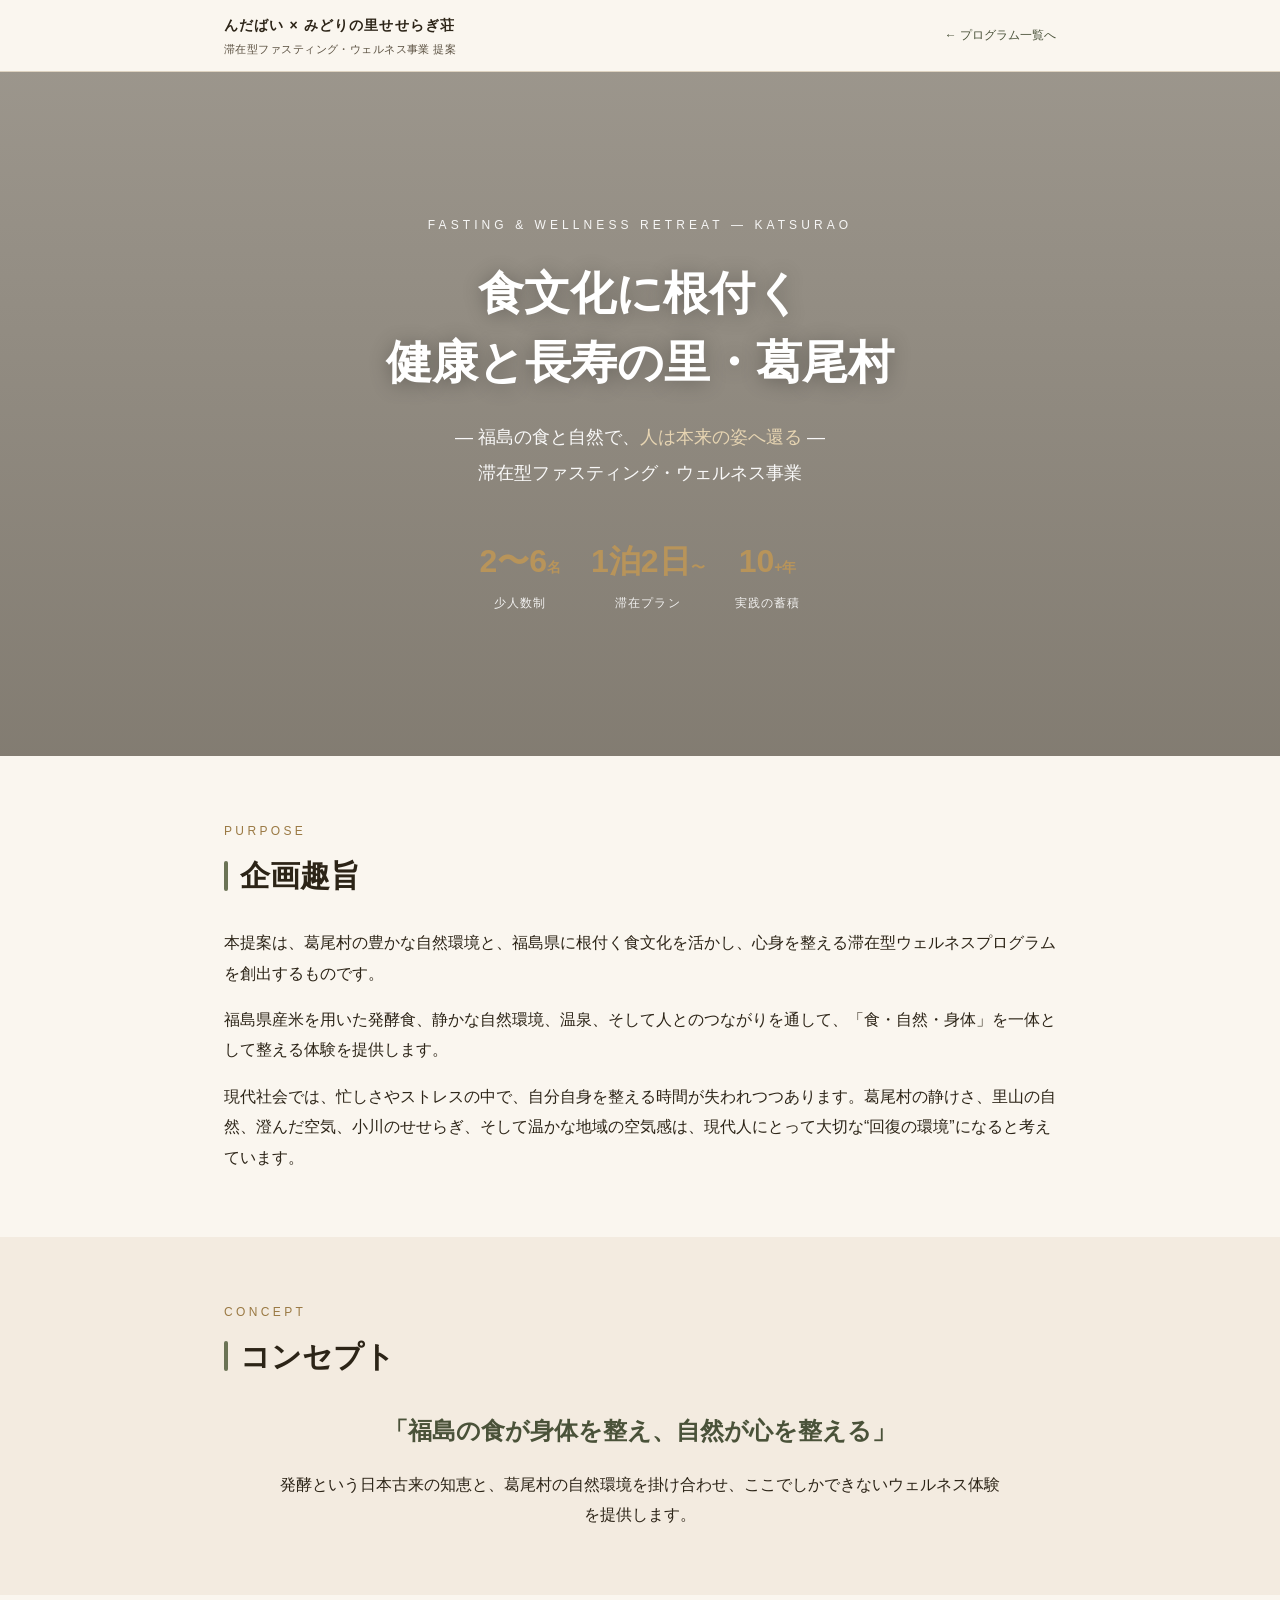
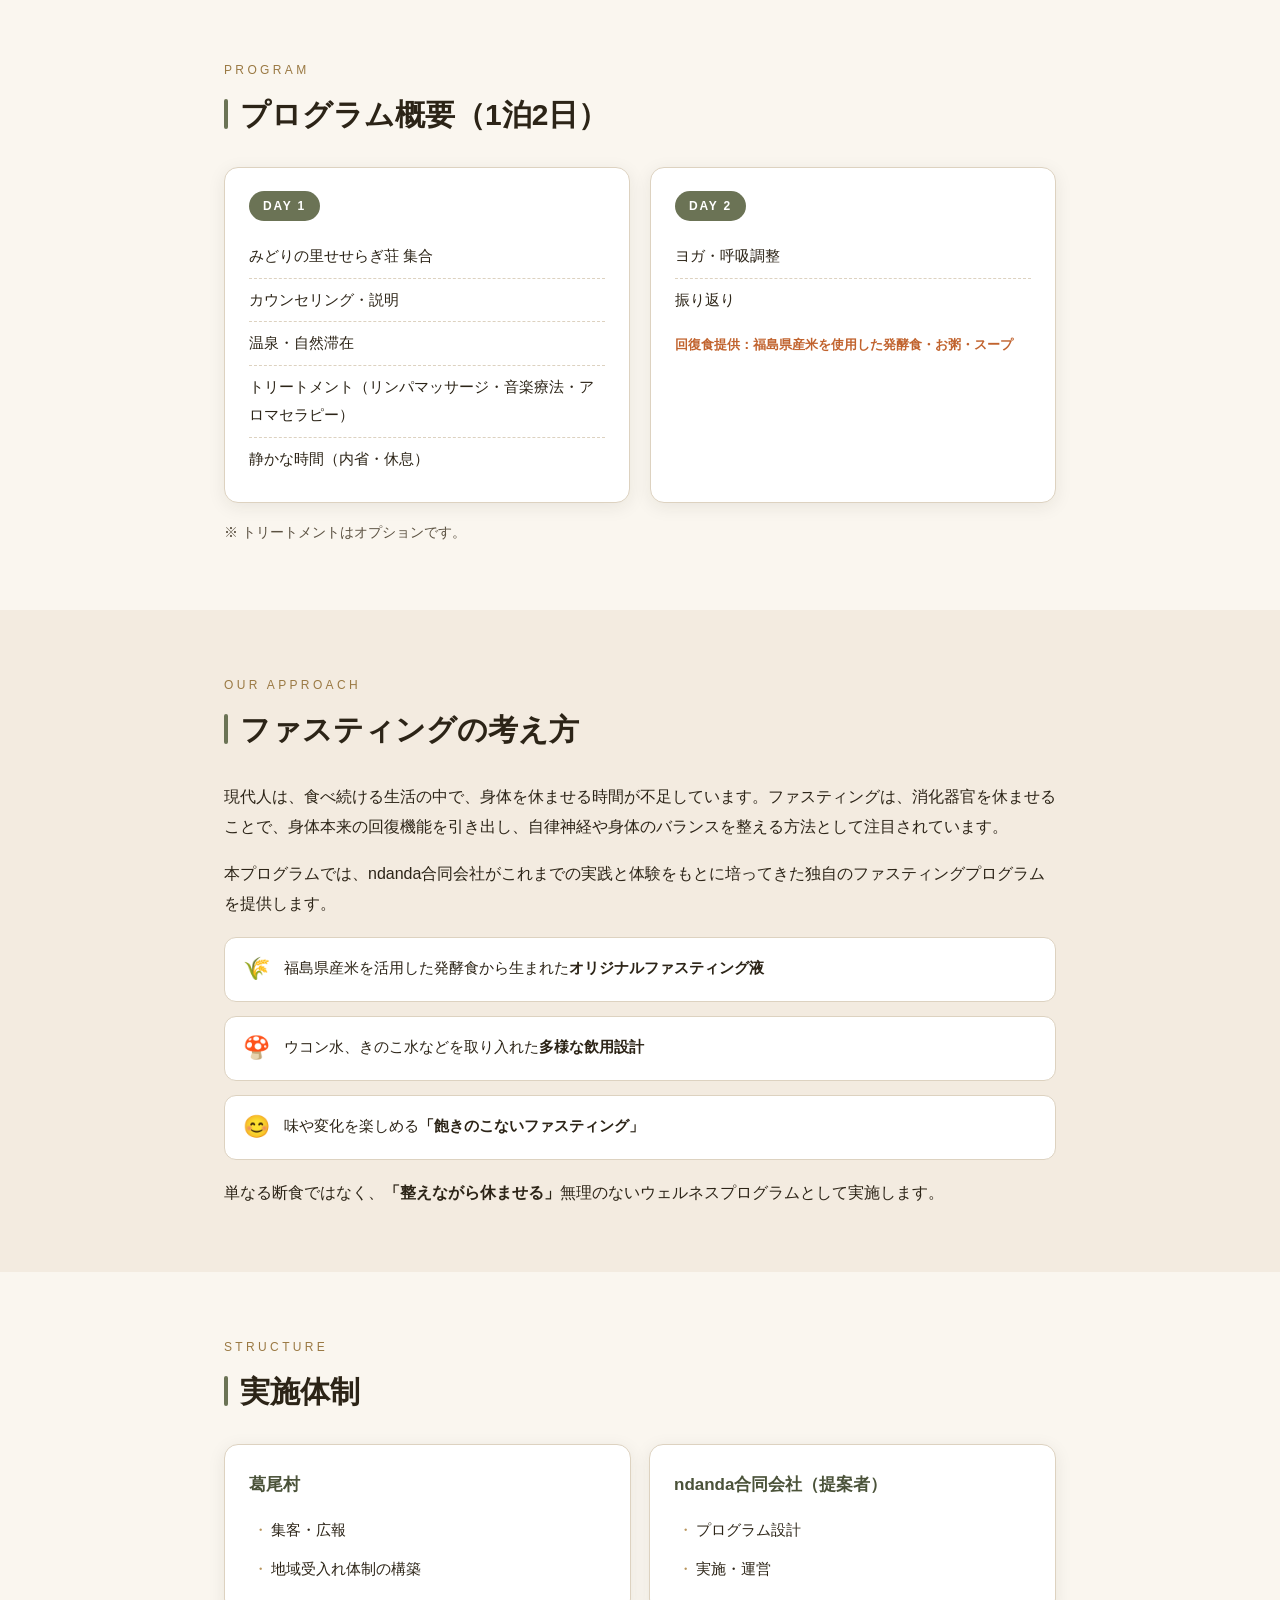
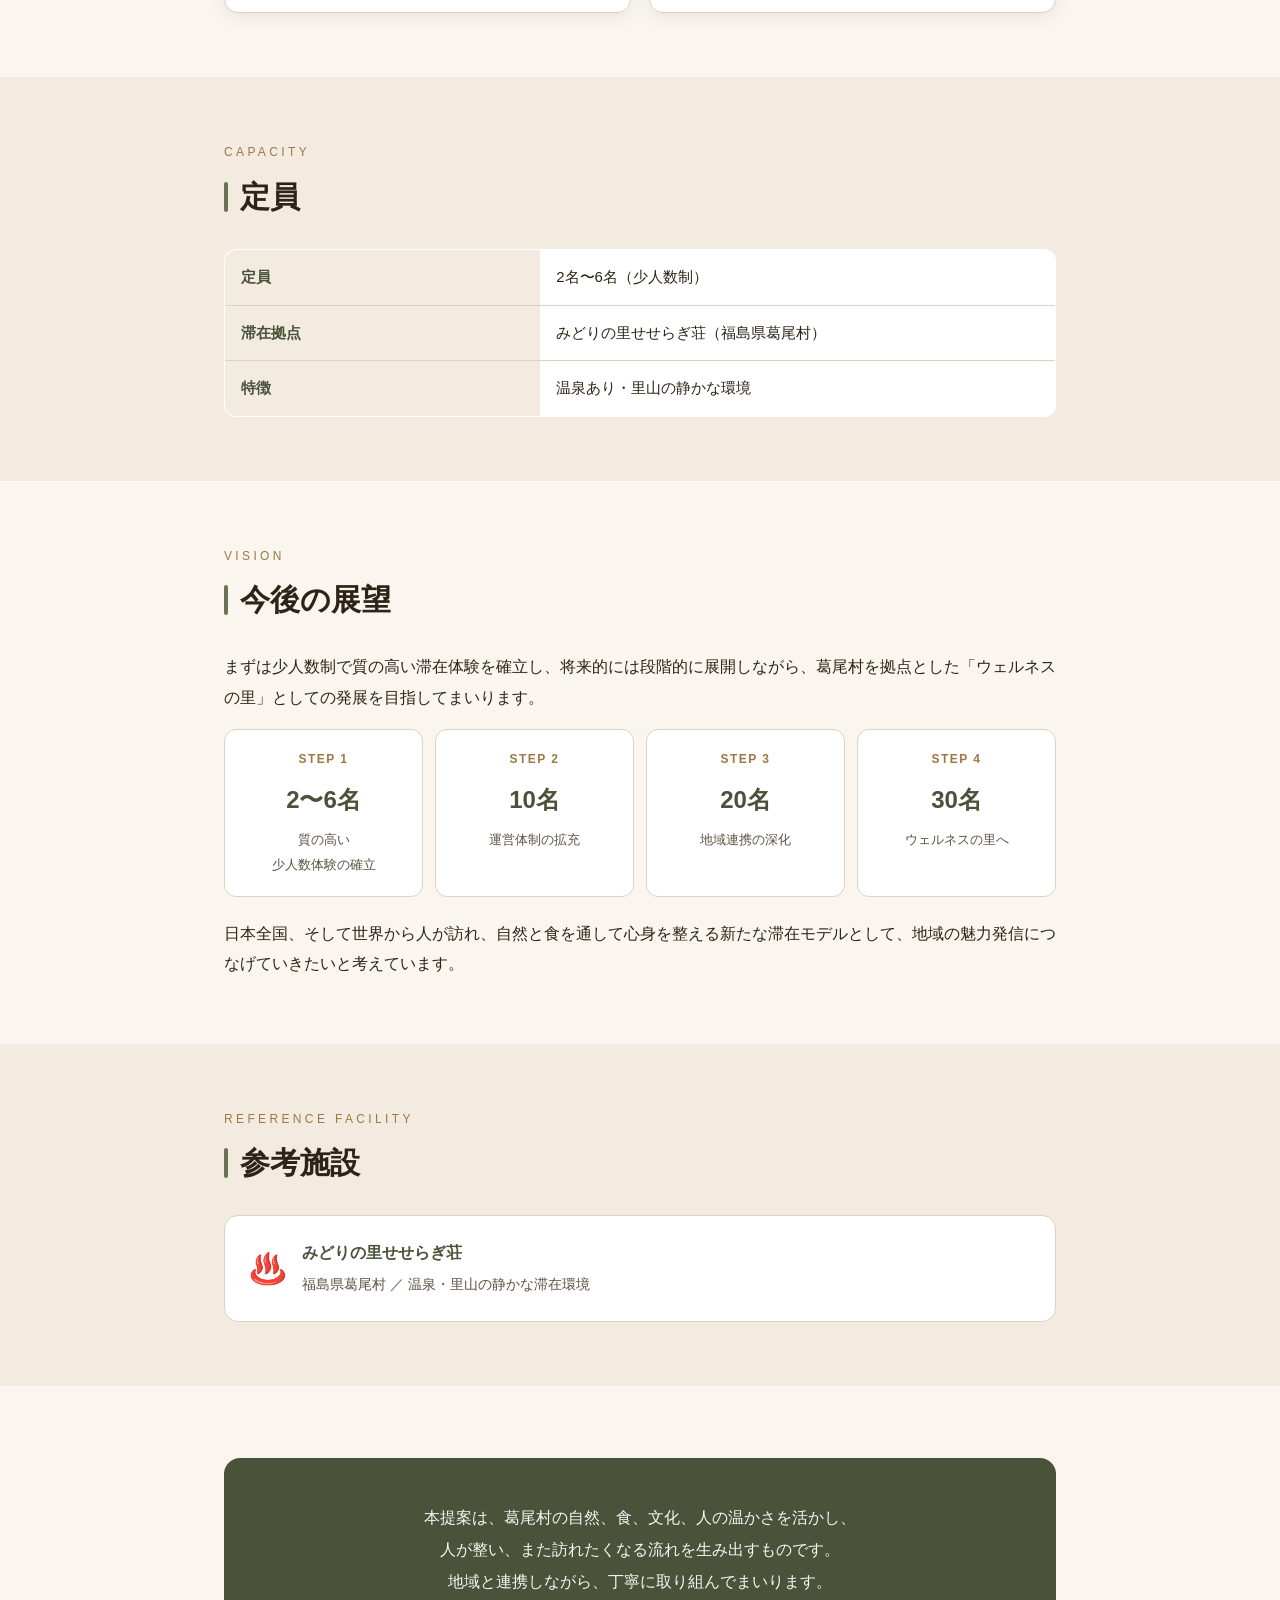
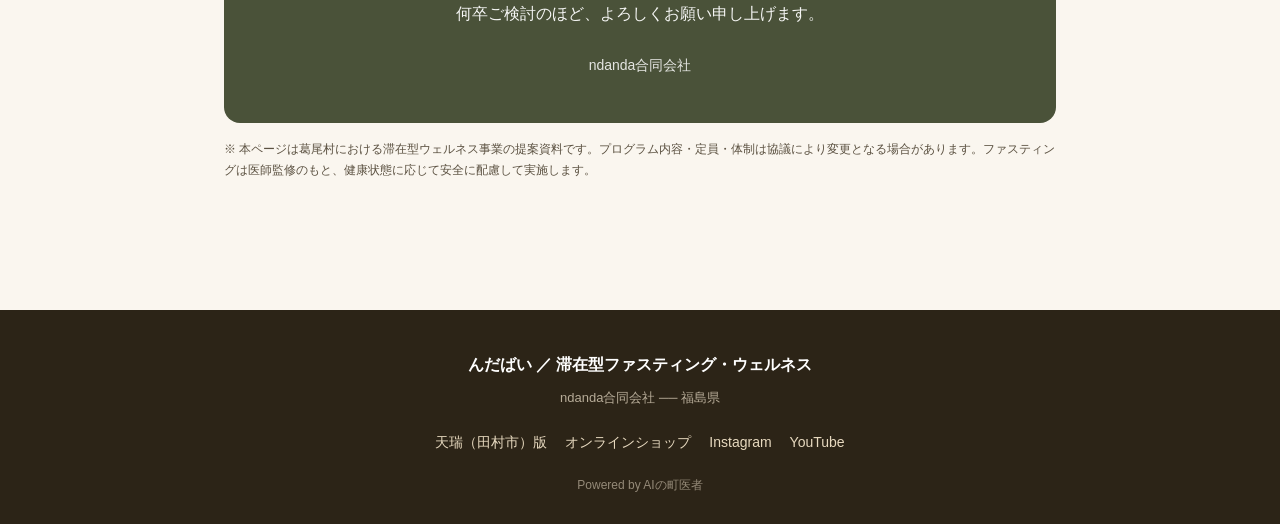
<file: katsurao/proposal/index.html>
<!DOCTYPE html>
<html lang="ja">
<head>
<meta charset="UTF-8">
<meta name="viewport" content="width=device-width, initial-scale=1.0">
<title>滞在型ファスティング・ウェルネス事業 提案｜健康と長寿の里・葛尾村（かつらおむら）</title>
<meta name="description" content="福島県葛尾村の自然と食文化を活かした滞在型ファスティング・ウェルネス事業の提案。みどりの里せせらぎ荘を拠点に、発酵食・温泉・自然で心身を整えるウェルネスの里づくり。ndanda合同会社。">
<meta property="og:title" content="健康と長寿の里・葛尾村｜滞在型ファスティング・ウェルネス事業 提案">
<meta property="og:description" content="福島の食と自然で、人は本来の姿へ還る。葛尾村を拠点としたウェルネスの里づくり提案。">
<meta property="og:type" content="article">
<meta property="og:site_name" content="んだばい × みどりの里せせらぎ荘">
<meta property="og:locale" content="ja_JP">
<meta property="og:url" content="https://hideo-t.github.io/ndabai-fasting/katsurao/">
<meta property="og:image" content="https://images.unsplash.com/photo-1501785888041-af3ef285b470?w=1200&q=80">
<meta name="twitter:card" content="summary_large_image">
<meta name="twitter:title" content="健康と長寿の里・葛尾村｜滞在型ファスティング・ウェルネス事業 提案">
<meta name="twitter:description" content="福島の食と自然で、人は本来の姿へ還る。葛尾村を拠点としたウェルネスの里づくり提案。">
<meta name="twitter:image" content="https://images.unsplash.com/photo-1501785888041-af3ef285b470?w=1200&q=80">
<meta name="robots" content="noindex,follow">
<meta name="theme-color" content="#6b7355">
<link rel="canonical" href="https://hideo-t.github.io/ndabai-fasting/katsurao/">
<link rel="icon" href="data:image/svg+xml,%3Csvg%20xmlns='http://www.w3.org/2000/svg'%20viewBox='0%200%2032%2032'%3E%3Ccircle%20cx='16'%20cy='16'%20r='16'%20fill='%236b7355'/%3E%3Cpath%20d='M16%206c5.5%204.2%207.5%2010%200%2020-7.5-10-5.5-15.8%200-20z'%20fill='%23b8945a'/%3E%3C/svg%3E">
<link rel="preconnect" href="https://images.unsplash.com">
<link rel="dns-prefetch" href="https://images.unsplash.com">
<style>
* { margin: 0; padding: 0; box-sizing: border-box; }

:root {
  --ink: #2c2417;
  --ink-soft: #5b5141;
  --paper: #faf6ef;
  --washi: #f3ebe0;
  --gold: #b8945a;
  --gold-dark: #9a7943;
  --moss: #6b7355;
  --moss-dark: #4a5239;
  --accent: #c1632e;
  --line: #ddd2c0;
  --shadow: rgba(44, 36, 23, 0.08);
}

body {
  font-family: -apple-system, BlinkMacSystemFont, "Hiragino Kaku Gothic ProN", "Hiragino Sans", "Yu Gothic", sans-serif;
  background: var(--paper);
  color: var(--ink);
  line-height: 1.9;
  font-size: 16px;
  -webkit-font-smoothing: antialiased;
}

.container { max-width: 880px; margin: 0 auto; padding: 0 24px; }

/* ===== Top bar ===== */
.topbar {
  position: sticky; top: 0; z-index: 50;
  background: rgba(250, 246, 239, 0.92);
  backdrop-filter: blur(8px);
  border-bottom: 1px solid var(--line);
}
.topbar .inner {
  max-width: 880px; margin: 0 auto; padding: 12px 24px;
  display: flex; align-items: center; justify-content: space-between; gap: 12px;
}
.topbar .brand { font-size: 14px; font-weight: 700; letter-spacing: .08em; color: var(--ink); }
.topbar .brand small { display:block; font-weight: 400; font-size: 11px; color: var(--ink-soft); letter-spacing:.04em; }
.topbar a.back { font-size: 12px; color: var(--moss-dark); text-decoration: none; white-space: nowrap; }
.topbar a.back:hover { color: var(--accent); }

/* ===== HERO ===== */
.hero {
  position: relative;
  min-height: 76vh;
  display: flex; align-items: center; justify-content: center; text-align: center;
  background:
    linear-gradient(rgba(44,36,23,0.46), rgba(44,36,23,0.58)),
    url("https://images.unsplash.com/photo-1501785888041-af3ef285b470?w=1600&q=80") center/cover;
  color: #fff;
}
.hero-content { max-width: 760px; padding: 56px 24px; }
.hero .eyebrow {
  font-size: 12px; letter-spacing: 0.34em; text-transform: uppercase;
  margin-bottom: 22px; opacity: 0.92;
}
.hero h1 {
  font-size: clamp(26px, 5vw, 46px); font-weight: 700; line-height: 1.5;
  margin-bottom: 22px; text-shadow: 0 2px 20px rgba(0,0,0,0.3);
}
.hero .sub { font-size: clamp(14px, 2vw, 18px); line-height: 2; opacity: 0.95; }
.hero .sub em { font-style: normal; color: #ecd9b5; }
.hero .stats { display: flex; gap: 30px; justify-content: center; margin-top: 40px; flex-wrap: wrap; }
.hero .stat { text-align: center; }
.hero .stat .num { font-size: clamp(22px, 4vw, 32px); font-weight: 700; color: var(--gold); }
.hero .stat .label { font-size: 12px; letter-spacing: 0.1em; opacity: 0.88; }

/* ===== SECTION ===== */
.section { padding: 64px 0; }
.section.alt { background: var(--washi); }
.section-head { margin-bottom: 30px; }
.section-head .en {
  display: block; font-size: 12px; letter-spacing: 0.28em; text-transform: uppercase;
  color: var(--gold-dark); margin-bottom: 10px;
}
.section-head h2 {
  font-size: clamp(21px, 3.4vw, 30px); font-weight: 700; line-height: 1.5; color: var(--ink);
  position: relative; padding-left: 16px;
}
.section-head h2::before {
  content: ""; position: absolute; left: 0; top: 0.25em; bottom: 0.25em; width: 4px;
  background: var(--moss); border-radius: 2px;
}
.lead-quote {
  font-size: clamp(18px, 2.6vw, 24px); font-weight: 700; color: var(--moss-dark);
  line-height: 1.8; text-align: center; margin: 8px auto 4px; max-width: 720px;
}
p.body { margin-bottom: 16px; color: var(--ink); }
p.body:last-child { margin-bottom: 0; }
.muted { color: var(--ink-soft); font-size: 14px; }

/* ===== CARDS / GRID ===== */
.grid { display: grid; gap: 18px; }
.grid.cols-2 { grid-template-columns: repeat(2, 1fr); }
@media (max-width: 680px) { .grid.cols-2 { grid-template-columns: 1fr; } }

.card {
  background: #fff; border: 1px solid var(--line); border-radius: 14px;
  padding: 24px; box-shadow: 0 4px 18px var(--shadow);
}
.card h3 { font-size: 17px; color: var(--moss-dark); margin-bottom: 10px; }
.card ul { list-style: none; }
.card ul li { padding: 5px 0 5px 22px; position: relative; font-size: 15px; }
.card ul li::before { content: "・"; position: absolute; left: 4px; color: var(--gold); }

/* ===== SCHEDULE (timeline) ===== */
.day-wrap { display: grid; gap: 20px; grid-template-columns: repeat(2, 1fr); }
@media (max-width: 680px) { .day-wrap { grid-template-columns: 1fr; } }
.day {
  background: #fff; border: 1px solid var(--line); border-radius: 14px; padding: 22px 24px;
  box-shadow: 0 4px 18px var(--shadow);
}
.day .day-label {
  display: inline-block; font-size: 12px; letter-spacing: .15em; font-weight: 700;
  color: #fff; background: var(--moss); padding: 4px 14px; border-radius: 20px; margin-bottom: 14px;
}
.day ol { list-style: none; }
.day ol li { padding: 7px 0; border-bottom: 1px dashed var(--line); font-size: 15px; }
.day ol li:last-child { border-bottom: none; }
.day .note { margin-top: 12px; font-size: 13px; color: var(--accent); font-weight: 600; }

/* ===== FEATURE list ===== */
.features { display: grid; gap: 14px; }
.feature {
  display: flex; gap: 14px; align-items: flex-start;
  background: #fff; border: 1px solid var(--line); border-radius: 12px; padding: 16px 18px;
}
.feature .ic { font-size: 22px; line-height: 1.4; flex: none; }
.feature .tx { font-size: 15px; }

/* ===== TABLE ===== */
.tbl { width: 100%; border-collapse: collapse; background: #fff; border-radius: 12px; overflow: hidden; border: 1px solid var(--line); }
.tbl th, .tbl td { padding: 13px 16px; text-align: left; border-bottom: 1px solid var(--line); font-size: 15px; }
.tbl th { background: var(--washi); color: var(--moss-dark); font-weight: 700; width: 38%; }
.tbl tr:last-child th, .tbl tr:last-child td { border-bottom: none; }

/* ===== ROADMAP ===== */
.roadmap { display: flex; gap: 12px; flex-wrap: wrap; margin-top: 8px; }
.phase {
  flex: 1; min-width: 120px; background: #fff; border: 1px solid var(--line);
  border-radius: 12px; padding: 18px 16px; text-align: center;
}
.phase .stage { font-size: 12px; letter-spacing: .12em; color: var(--gold-dark); font-weight: 700; }
.phase .cap { font-size: 24px; font-weight: 700; color: var(--moss-dark); margin: 6px 0; }
.phase .desc { font-size: 13px; color: var(--ink-soft); }

/* ===== closing ===== */
.closing {
  text-align: center; background: var(--moss-dark); color: #fff; border-radius: 16px;
  padding: 44px 28px; margin-top: 8px;
}
.closing p { font-size: 16px; line-height: 2; opacity: 0.95; }
.closing .sign { margin-top: 22px; font-size: 14px; opacity: 0.85; }

/* ===== reference / CTA ===== */
.refbox {
  display: flex; gap: 16px; align-items: center; flex-wrap: wrap;
  background: #fff; border: 1px solid var(--line); border-radius: 14px; padding: 22px 24px;
}
.refbox .ic { font-size: 30px; }
.refbox .meta strong { display: block; font-size: 16px; color: var(--moss-dark); }
.refbox .meta span { font-size: 14px; color: var(--ink-soft); }

/* ===== FOOTER ===== */
footer {
  background: var(--ink); color: #d9cdb8; padding: 40px 0 28px; margin-top: 64px; text-align: center;
}
footer .ftitle { font-size: 16px; font-weight: 700; color: #fff; margin-bottom: 6px; }
footer .fsub { font-size: 13px; opacity: 0.8; margin-bottom: 18px; }
footer .flinks { display: flex; gap: 18px; justify-content: center; flex-wrap: wrap; margin-bottom: 18px; }
footer .flinks a { color: #e7d9bf; text-decoration: none; font-size: 14px; }
footer .flinks a:hover { color: var(--gold); }
footer .credit { font-size: 12px; opacity: 0.6; }

.disclaimer { font-size: 12px; color: var(--ink-soft); line-height: 1.8; margin-top: 16px; }

/* ===== Print / PDF (proposal document) ===== */
@media print {
  body { background: #fff; color: var(--ink); font-size: 12pt; line-height: 1.7; }
  .topbar { display: none; }
  .hero {
    min-height: auto; padding: 24px 0; color: var(--ink);
    background: var(--washi);
  }
  .hero h1, .hero .sub, .hero .eyebrow { text-shadow: none; color: var(--ink); }
  .hero .sub em { color: var(--gold-dark); }
  .hero .stat .num { color: var(--gold-dark); }
  .section { padding: 22px 0; }
  .section.alt { background: #fff; }
  .closing { background: var(--washi); color: var(--ink); }
  .closing .sign { color: var(--ink-soft); }
  footer { background: #fff; color: var(--ink-soft); margin-top: 24px; }
  footer .ftitle { color: var(--ink); }
  footer .flinks { display: none; }
  .card, .day, .feature, .phase, .refbox, .closing, .tbl, .section-head { break-inside: avoid; }
  h2, h3 { break-after: avoid; }
  a { color: inherit; text-decoration: none; }
}
</style>
</head>
<body>

<!-- ===== Top bar ===== -->
<div class="topbar">
  <div class="inner">
    <div class="brand">んだばい × みどりの里せせらぎ荘<small>滞在型ファスティング・ウェルネス事業 提案</small></div>
    <a class="back" href="../../">← プログラム一覧へ</a>
  </div>
</div>

<!-- ===== HERO ===== -->
<section class="hero">
  <div class="hero-content">
    <div class="eyebrow">Fasting &amp; Wellness Retreat &mdash; Katsurao</div>
    <h1>食文化に根付く<br>健康と長寿の里・葛尾村</h1>
    <p class="sub">― 福島の食と自然で、<em>人は本来の姿へ還る</em> ―<br>滞在型ファスティング・ウェルネス事業</p>
    <div class="stats">
      <div class="stat"><div class="num">2〜6<span style="font-size:14px">名</span></div><div class="label">少人数制</div></div>
      <div class="stat"><div class="num">1泊2日<span style="font-size:14px">〜</span></div><div class="label">滞在プラン</div></div>
      <div class="stat"><div class="num">10<span style="font-size:14px">+年</span></div><div class="label">実践の蓄積</div></div>
    </div>
  </div>
</section>

<!-- ===== 企画趣旨 ===== -->
<section class="section">
  <div class="container">
    <div class="section-head">
      <span class="en">Purpose</span>
      <h2>企画趣旨</h2>
    </div>
    <p class="body">本提案は、葛尾村の豊かな自然環境と、福島県に根付く食文化を活かし、心身を整える滞在型ウェルネスプログラムを創出するものです。</p>
    <p class="body">福島県産米を用いた発酵食、静かな自然環境、温泉、そして人とのつながりを通して、「食・自然・身体」を一体として整える体験を提供します。</p>
    <p class="body">現代社会では、忙しさやストレスの中で、自分自身を整える時間が失われつつあります。葛尾村の静けさ、里山の自然、澄んだ空気、小川のせせらぎ、そして温かな地域の空気感は、現代人にとって大切な&ldquo;回復の環境&rdquo;になると考えています。</p>
  </div>
</section>

<!-- ===== コンセプト ===== -->
<section class="section alt">
  <div class="container">
    <div class="section-head">
      <span class="en">Concept</span>
      <h2>コンセプト</h2>
    </div>
    <p class="lead-quote">「福島の食が身体を整え、自然が心を整える」</p>
    <p class="body" style="text-align:center; max-width:720px; margin:18px auto 0;">発酵という日本古来の知恵と、葛尾村の自然環境を掛け合わせ、ここでしかできないウェルネス体験を提供します。</p>
  </div>
</section>

<!-- ===== プログラム概要 ===== -->
<section class="section">
  <div class="container">
    <div class="section-head">
      <span class="en">Program</span>
      <h2>プログラム概要（1泊2日）</h2>
    </div>
    <div class="day-wrap">
      <div class="day">
        <span class="day-label">DAY 1</span>
        <ol>
          <li>みどりの里せせらぎ荘 集合</li>
          <li>カウンセリング・説明</li>
          <li>温泉・自然滞在</li>
          <li>トリートメント（リンパマッサージ・音楽療法・アロマセラピー）</li>
          <li>静かな時間（内省・休息）</li>
        </ol>
      </div>
      <div class="day">
        <span class="day-label">DAY 2</span>
        <ol>
          <li>ヨガ・呼吸調整</li>
          <li>振り返り</li>
        </ol>
        <div class="note">回復食提供：福島県産米を使用した発酵食・お粥・スープ</div>
      </div>
    </div>
    <p class="muted" style="margin-top:16px;">※ トリートメントはオプションです。</p>
  </div>
</section>

<!-- ===== ファスティングの考え方 ===== -->
<section class="section alt">
  <div class="container">
    <div class="section-head">
      <span class="en">Our Approach</span>
      <h2>ファスティングの考え方</h2>
    </div>
    <p class="body">現代人は、食べ続ける生活の中で、身体を休ませる時間が不足しています。ファスティングは、消化器官を休ませることで、身体本来の回復機能を引き出し、自律神経や身体のバランスを整える方法として注目されています。</p>
    <p class="body">本プログラムでは、ndanda合同会社がこれまでの実践と体験をもとに培ってきた独自のファスティングプログラムを提供します。</p>
    <div class="features" style="margin-top:18px;">
      <div class="feature"><div class="ic">🌾</div><div class="tx">福島県産米を活用した発酵食から生まれた<strong>オリジナルファスティング液</strong></div></div>
      <div class="feature"><div class="ic">🍄</div><div class="tx">ウコン水、きのこ水などを取り入れた<strong>多様な飲用設計</strong></div></div>
      <div class="feature"><div class="ic">😊</div><div class="tx">味や変化を楽しめる<strong>「飽きのこないファスティング」</strong></div></div>
    </div>
    <p class="body" style="margin-top:18px;">単なる断食ではなく、<strong>「整えながら休ませる」</strong>無理のないウェルネスプログラムとして実施します。</p>
  </div>
</section>

<!-- ===== 実施体制 ===== -->
<section class="section">
  <div class="container">
    <div class="section-head">
      <span class="en">Structure</span>
      <h2>実施体制</h2>
    </div>
    <div class="grid cols-2">
      <div class="card">
        <h3>葛尾村</h3>
        <ul>
          <li>集客・広報</li>
          <li>地域受入れ体制の構築</li>
        </ul>
      </div>
      <div class="card">
        <h3>ndanda合同会社（提案者）</h3>
        <ul>
          <li>プログラム設計</li>
          <li>実施・運営</li>
        </ul>
      </div>
    </div>
  </div>
</section>

<!-- ===== 定員 ===== -->
<section class="section alt">
  <div class="container">
    <div class="section-head">
      <span class="en">Capacity</span>
      <h2>定員</h2>
    </div>
    <table class="tbl">
      <tr><th>定員</th><td>2名〜6名（少人数制）</td></tr>
      <tr><th>滞在拠点</th><td>みどりの里せせらぎ荘（福島県葛尾村）</td></tr>
      <tr><th>特徴</th><td>温泉あり・里山の静かな環境</td></tr>
    </table>
  </div>
</section>

<!-- ===== 今後の展望 ===== -->
<section class="section">
  <div class="container">
    <div class="section-head">
      <span class="en">Vision</span>
      <h2>今後の展望</h2>
    </div>
    <p class="body">まずは少人数制で質の高い滞在体験を確立し、将来的には段階的に展開しながら、葛尾村を拠点とした「ウェルネスの里」としての発展を目指してまいります。</p>
    <div class="roadmap">
      <div class="phase"><div class="stage">STEP 1</div><div class="cap">2〜6名</div><div class="desc">質の高い<br>少人数体験の確立</div></div>
      <div class="phase"><div class="stage">STEP 2</div><div class="cap">10名</div><div class="desc">運営体制の拡充</div></div>
      <div class="phase"><div class="stage">STEP 3</div><div class="cap">20名</div><div class="desc">地域連携の深化</div></div>
      <div class="phase"><div class="stage">STEP 4</div><div class="cap">30名</div><div class="desc">ウェルネスの里へ</div></div>
    </div>
    <p class="body" style="margin-top:22px;">日本全国、そして世界から人が訪れ、自然と食を通して心身を整える新たな滞在モデルとして、地域の魅力発信につなげていきたいと考えています。</p>
  </div>
</section>

<!-- ===== 参考施設 ===== -->
<section class="section alt">
  <div class="container">
    <div class="section-head">
      <span class="en">Reference Facility</span>
      <h2>参考施設</h2>
    </div>
    <div class="refbox">
      <div class="ic">♨️</div>
      <div class="meta">
        <strong>みどりの里せせらぎ荘</strong>
        <span>福島県葛尾村 ／ 温泉・里山の静かな滞在環境</span>
      </div>
    </div>
  </div>
</section>

<!-- ===== 結び ===== -->
<section class="section">
  <div class="container">
    <div class="closing">
      <p>本提案は、葛尾村の自然、食、文化、人の温かさを活かし、<br>人が整い、また訪れたくなる流れを生み出すものです。</p>
      <p>地域と連携しながら、丁寧に取り組んでまいります。<br>何卒ご検討のほど、よろしくお願い申し上げます。</p>
      <div class="sign">ndanda合同会社</div>
    </div>
    <p class="disclaimer">※ 本ページは葛尾村における滞在型ウェルネス事業の提案資料です。プログラム内容・定員・体制は協議により変更となる場合があります。ファスティングは医師監修のもと、健康状態に応じて安全に配慮して実施します。</p>
  </div>
</section>

<!-- ===== FOOTER ===== -->
<footer>
  <div class="container">
    <div class="ftitle">んだばい ／ 滞在型ファスティング・ウェルネス</div>
    <div class="fsub">ndanda合同会社 ── 福島県</div>
    <div class="flinks">
      <a href="../../tamura/">天瑞（田村市）版</a>
      <a href="https://ndanda.base.shop/" target="_blank" rel="noopener">オンラインショップ</a>
      <a href="https://www.instagram.com/taeko_hashimoto_japan/" target="_blank" rel="noopener">Instagram</a>
      <a href="https://www.youtube.com/@ndanda369" target="_blank" rel="noopener">YouTube</a>
    </div>
    <div class="credit">Powered by AIの町医者</div>
  </div>
</footer>

</body>
</html>
</file>
<file: shared/style.css>
/* =============================================================
   んだばい 滞在型ファスティング・ウェルネス — 共通スタイル
   ダーク基調 ＋ ゴールド ＋ 差し色（バーガンディ/エメラルド/ロイヤルブルー）
   スマホファースト 430px
   ============================================================= */

* { box-sizing: border-box; margin: 0; padding: 0; }

:root {
  /* ===== ベース（ダーク＆ウォーム） ===== */
  --bg-primary: #1a1714;
  --bg-secondary: #242019;
  --bg-card: #2a2520;
  --bg-cream: #f8f5f0;
  --bg-warm: #f0ece4;

  /* ===== テキスト ===== */
  --text-primary: #ede8e0;
  --text-secondary: #a09880;
  --text-muted: #6a5e4a;
  --text-dark: #1a1714;

  /* ===== ゴールド（共通アクセント） ===== */
  --gold: #c4a66a;
  --gold-light: #d4b896;
  --gold-dark: #a88448;
  --gold-glow: rgba(196,166,106,0.08);

  /* ===== バーガンディ（食・身体・発酵 / 田村市） ===== */
  --burgundy: #8B1A2B;
  --burgundy-light: #A62639;
  --burgundy-dark: #6B1420;
  --burgundy-glow: rgba(139,26,43,0.12);
  --burgundy-soft: rgba(139,26,43,0.06);

  /* ===== ロイヤルブルー（芸能・知性・国際 / 矢作氏） ===== */
  --royal-blue: #1E3A6E;
  --royal-blue-light: #2A4F8F;
  --royal-blue-dark: #152B52;
  --royal-blue-glow: rgba(30,58,110,0.12);
  --royal-blue-soft: rgba(30,58,110,0.06);

  /* ===== エメラルドグリーン（自然・再生 / 葛尾村） ===== */
  --emerald: #1B6B4A;
  --emerald-light: #238C5E;
  --emerald-dark: #145238;
  --emerald-glow: rgba(27,107,74,0.12);
  --emerald-soft: rgba(27,107,74,0.06);

  /* ===== ユーティリティ ===== */
  --border-subtle: rgba(196,166,106,0.12);
  --border-gold: rgba(196,166,106,0.25);
  --shadow-card: 0 4px 20px rgba(0,0,0,0.3);
  --radius-card: 16px;
  --radius-button: 28px;
  --radius-tag: 12px;

  /* ===== ページ別アクセント（既定＝ゴールド／トップ用） ===== */
  --accent: var(--gold);
  --accent-light: var(--gold-light);
  --accent-dark: var(--gold-dark);
  --accent-glow: var(--gold-glow);
  --accent-soft: rgba(196,166,106,0.06);
}

/* ページテーマでアクセント切替 */
body.theme-tamura {
  --accent: var(--burgundy);
  --accent-light: var(--burgundy-light);
  --accent-dark: var(--burgundy-dark);
  --accent-glow: var(--burgundy-glow);
  --accent-soft: var(--burgundy-soft);
}
body.theme-katsurao {
  --accent: var(--emerald);
  --accent-light: var(--emerald-light);
  --accent-dark: var(--emerald-dark);
  --accent-glow: var(--emerald-glow);
  --accent-soft: var(--emerald-soft);
}

body {
  font-family: 'Noto Serif JP', serif;
  background: var(--bg-warm);
  color: var(--text-primary);
  line-height: 1.9;
  font-size: 14px;
  -webkit-font-smoothing: antialiased;
}

.wrap {
  max-width: 430px;
  margin: 0 auto;
  background: var(--bg-primary);
  min-height: 100vh;
  overflow: hidden;
}

@media (min-width: 520px) {
  body { padding: 28px 0; }
  .wrap { box-shadow: 0 24px 70px rgba(0,0,0,0.4); min-height: auto; border-radius: 4px; }
}

/* ===== Header ===== */
.header {
  position: sticky; top: 0; z-index: 100;
  background: rgba(26,23,20,0.92);
  backdrop-filter: blur(8px);
  padding: 14px 20px;
  display: flex; justify-content: space-between; align-items: center;
  border-bottom: 1px solid var(--border-subtle);
}
.header-logo { font-family: 'Zen Maru Gothic', sans-serif; font-size: 15px; color: var(--gold); font-weight: 700; letter-spacing: 3px; }
.header-cta { background: transparent; color: var(--accent-light); font-size: 11px; font-weight: 700; padding: 7px 16px; border-radius: var(--radius-button); text-decoration: none; letter-spacing: 1px; border: 1px solid var(--accent); transition: background 0.2s, color 0.2s; }
.header-cta:hover { background: var(--accent); color: var(--text-primary); }

/* ===== Breadcrumb ===== */
.breadcrumb {
  display: flex; flex-wrap: wrap; gap: 6px; align-items: center;
  padding: 12px 24px; font-size: 11px; color: var(--text-muted);
  background: var(--bg-secondary); border-bottom: 1px solid var(--border-subtle);
  font-family: 'Zen Maru Gothic', sans-serif;
}
.breadcrumb a { color: var(--gold); text-decoration: none; }
.breadcrumb a:hover { color: var(--gold-light); text-decoration: underline; }
.breadcrumb .sep { color: var(--text-muted); }

/* ===== Hero ===== */
.hero { position: relative; background: var(--bg-primary); padding: 56px 24px 44px; text-align: center; overflow: hidden; }
.hero::before { content: ''; position: absolute; inset: 0; background: radial-gradient(ellipse at 50% 30%, var(--accent-glow) 0%, transparent 60%); }
.hero::after { content: ''; position: absolute; bottom: 0; left: 0; right: 0; height: 40px; background: linear-gradient(to top, var(--bg-primary), transparent); }
.hero-tag { font-size: 9px; letter-spacing: 4px; color: var(--gold); position: relative; margin-bottom: 14px; }
.hero-title { font-family: 'Zen Maru Gothic', sans-serif; font-size: 25px; font-weight: 700; color: var(--text-primary); line-height: 1.6; position: relative; margin-bottom: 10px; }
.hero-sub { font-family: 'Noto Serif JP', serif; font-size: 14px; color: var(--text-secondary); line-height: 2; position: relative; }
.hero-sub em { font-style: normal; color: var(--gold-light); }
.hero-badge { display: inline-flex; align-items: center; gap: 6px; margin-top: 18px; font-size: 11px; padding: 7px 18px; border-radius: var(--radius-button); background: transparent; border: 1px solid var(--border-gold); color: var(--gold-light); position: relative; font-weight: 600; }
.hero-stats { display: flex; justify-content: center; gap: 14px; margin-top: 24px; position: relative; flex-wrap: wrap; }
.hero-stat { text-align: center; background: var(--bg-card); padding: 12px 16px; border-radius: 12px; border: 1px solid var(--border-subtle); }
.hero-stat-num { font-family: 'Cormorant Garamond', serif; font-size: 28px; font-weight: 600; color: var(--gold); display: block; }
.hero-stat-label { font-size: 10px; color: var(--text-secondary); letter-spacing: 1px; }

/* ===== Section ===== */
.section { padding: 44px 24px; }
.section.alt { background: var(--bg-secondary); }
.section-title { font-family: 'Zen Maru Gothic', sans-serif; font-size: 18px; font-weight: 700; color: var(--text-primary); text-align: center; margin-bottom: 6px; }
.section-sub { font-size: 10px; color: var(--gold); text-align: center; letter-spacing: 4px; margin-bottom: 8px; font-weight: 600; }
.section-title + .section-sub { margin-bottom: 24px; }
/* ゴールドのセパレーター */
.gold-divider { width: 40px; height: 1px; background: linear-gradient(90deg, transparent, var(--gold), transparent); margin: 18px auto 24px; }

/* ===== Concept ===== */
.concept { background: var(--bg-secondary); text-align: center; }
.concept-text { font-family: 'Noto Serif JP', serif; font-size: 15px; color: var(--text-primary); line-height: 2.2; }

/* ===== Lead text ===== */
.lead { font-family: 'Noto Serif JP', serif; font-size: 14px; color: var(--text-secondary); line-height: 2; }
.lead p { margin-bottom: 14px; }
.lead p:last-child { margin-bottom: 0; }
.lead strong { color: var(--gold-light); font-weight: 600; }

/* ===== Doctor / Advisor（常時ロイヤルブルー） ===== */
.doctor-card { background: var(--royal-blue-soft); border: 1px solid rgba(30,58,110,0.30); border-radius: var(--radius-card); padding: 24px; position: relative; overflow: hidden; }
.doctor-card::before { content: '👨‍⚕️'; position: absolute; top: 10px; right: 12px; font-size: 40px; opacity: 0.12; }
.doctor-label { font-size: 9px; letter-spacing: 3px; color: var(--royal-blue-light); margin-bottom: 8px; font-weight: 700; }
.doctor-name { font-family: 'Noto Serif JP', serif; font-size: 20px; font-weight: 500; color: var(--text-primary); margin-bottom: 4px; }
.doctor-title { font-size: 12px; color: var(--text-secondary); line-height: 1.8; margin-bottom: 12px; }
.doctor-books { font-size: 11px; color: var(--royal-blue-light); font-weight: 500; }
.doctor-note { font-size: 11px; color: var(--text-muted); margin-top: 12px; padding-top: 12px; border-top: 1px solid rgba(30,58,110,0.30); }

/* ===== Programs list (top page) ===== */
.programs-list { display: flex; flex-direction: column; gap: 16px; }
.program-card { display: block; text-decoration: none; color: inherit; background: var(--bg-card); border: 1px solid var(--border-subtle); border-radius: var(--radius-card); overflow: hidden; box-shadow: var(--shadow-card); transition: border-color 0.3s, box-shadow 0.3s, transform 0.25s; }
.program-card:hover { transform: translateY(-3px); border-color: var(--border-gold); box-shadow: 0 12px 32px rgba(0,0,0,0.45); }
.program-card.tamura { border-left: 3px solid var(--burgundy); }
.program-card.katsurao { border-left: 3px solid var(--emerald); }
.program-card-head { padding: 20px; border-bottom: 1px solid var(--border-subtle); }
.program-card.tamura .program-card-head { background: var(--burgundy-soft); }
.program-card.katsurao .program-card-head { background: var(--emerald-soft); }
.program-card-tag { font-size: 10px; letter-spacing: 3px; color: var(--gold); }
.program-card-title { font-family: 'Zen Maru Gothic', sans-serif; font-size: 18px; font-weight: 700; margin-top: 4px; color: var(--text-primary); }
.program-card-body { padding: 18px 20px; }
.program-card-features { display: flex; flex-wrap: wrap; gap: 6px; margin-bottom: 12px; }
.program-card-feature { font-size: 10px; padding: 3px 10px; border-radius: var(--radius-tag); background: var(--bg-secondary); color: var(--gold); font-weight: 600; border: 1px solid var(--border-subtle); }
.program-card-desc { font-size: 13px; color: var(--text-secondary); line-height: 1.8; }
.program-card.tamura .program-card-link { color: var(--burgundy-light); }
.program-card.katsurao .program-card-link { color: var(--emerald-light); }
.program-card-link { display: inline-flex; align-items: center; gap: 6px; margin-top: 12px; font-family: 'Zen Maru Gothic', sans-serif; font-size: 13px; font-weight: 700; color: var(--gold); }

/* ===== Courses ===== */
.course-card { background: var(--bg-card); border-radius: var(--radius-card); padding: 20px; margin-bottom: 12px; border: 1px solid var(--border-subtle); transition: all 0.3s; position: relative; overflow: hidden; }
.course-card::before { content: ''; position: absolute; top: 0; left: 0; width: 3px; height: 100%; background: var(--accent); }
.course-card:hover { border-color: var(--border-gold); box-shadow: var(--shadow-card); transform: translateY(-2px); }
.course-card.featured { border-color: var(--border-gold); background: linear-gradient(135deg, var(--accent-soft), var(--bg-card)); }
.course-card.featured::before { background: linear-gradient(180deg, var(--gold), var(--accent)); }
.course-ribbon { position: absolute; top: 14px; right: 0; background: var(--accent); color: var(--text-primary); font-size: 10px; font-weight: 700; letter-spacing: 1px; padding: 3px 12px; border-radius: var(--radius-tag) 0 0 var(--radius-tag); font-family: 'Zen Maru Gothic', sans-serif; }
.course-header { display: flex; justify-content: space-between; align-items: flex-start; margin-bottom: 8px; gap: 10px; }
.course-name { font-family: 'Zen Maru Gothic', sans-serif; font-size: 16px; font-weight: 700; color: var(--text-primary); }
.course-price { font-family: 'Cormorant Garamond', serif; font-size: 22px; font-weight: 600; color: var(--accent-light); white-space: nowrap; }
.course-price small { font-size: 12px; font-weight: 400; }
.course-detail { font-size: 12px; color: var(--text-secondary); line-height: 1.7; }
.course-includes { display: flex; flex-wrap: wrap; gap: 6px; margin-top: 10px; }
.course-include { font-size: 10px; padding: 3px 10px; border-radius: var(--radius-tag); background: var(--bg-secondary); color: var(--gold); font-weight: 500; border: 1px solid var(--border-subtle); }

/* ===== Timeline ===== */
.timeline { background: var(--bg-secondary); }
.tl-day { margin-bottom: 20px; }
.tl-day-label { font-family: 'Zen Maru Gothic', sans-serif; font-size: 14px; font-weight: 700; color: var(--text-primary); margin-bottom: 10px; padding: 8px 14px; border-radius: var(--radius-button); display: inline-flex; align-items: center; gap: 8px; background: var(--accent); }
.tl-day:last-child .tl-day-label { background: var(--accent-dark); }
.tl-item { display: flex; gap: 12px; margin-bottom: 8px; padding-left: 20px; position: relative; }
.tl-item::before { content: ''; position: absolute; left: 3px; top: 8px; width: 2px; height: calc(100% + 8px); background: var(--gold); opacity: 0.5; }
.tl-item:last-child::before { display: none; }
.tl-time { font-weight: 600; color: var(--accent-light); min-width: 50px; font-size: 13px; }
.tl-content { color: var(--text-primary); font-size: 13px; }
.tl-highlight { display: inline-block; background: var(--accent); padding: 4px 10px; border-radius: var(--radius-button); font-size: 11px; color: var(--text-primary); font-weight: 500; margin-top: 4px; }

/* ===== Options ===== */
.option-grid { display: grid; grid-template-columns: 1fr 1fr; gap: 10px; }
.option-card { background: var(--bg-card); border-radius: var(--radius-card); padding: 16px; text-align: center; border: 1px solid var(--border-gold); transition: all 0.3s; }
.option-card:hover { transform: translateY(-4px); box-shadow: var(--shadow-card); border-color: var(--gold); }
.option-icon { font-size: 32px; margin-bottom: 6px; }
.option-name { font-family: 'Zen Maru Gothic', sans-serif; font-size: 13px; font-weight: 600; color: var(--text-primary); margin-bottom: 2px; }
.option-price { font-size: 13px; color: var(--gold); font-weight: 700; }
.option-desc { font-size: 10px; color: var(--text-muted); margin-top: 4px; }

/* ===== Features ===== */
.feature-list { display: flex; flex-direction: column; gap: 12px; }
.feature-item { display: flex; gap: 14px; align-items: flex-start; background: var(--bg-card); border-radius: var(--radius-card); padding: 16px; border-left: 3px solid var(--accent); box-shadow: var(--shadow-card); }
.feature-icon { width: 44px; height: 44px; background: var(--accent-soft); border: 1px solid var(--border-subtle); border-radius: 12px; display: flex; align-items: center; justify-content: center; font-size: 22px; flex-shrink: 0; }
.feature-text { font-size: 13px; color: var(--text-secondary); line-height: 1.7; }
.feature-text strong { color: var(--gold-light); }

/* ===== Access ===== */
.access-card { background: var(--bg-card); border-radius: var(--radius-card); padding: 20px; border: 1px solid var(--border-gold); }
.access-title { font-family: 'Zen Maru Gothic', sans-serif; font-size: 14px; font-weight: 700; color: var(--gold); margin-bottom: 12px; }
.access-row { display: flex; justify-content: space-between; font-size: 12px; color: var(--text-primary); padding: 8px 0; border-bottom: 1px solid var(--border-subtle); gap: 12px; }
.access-row:last-child { border-bottom: none; }
.access-row span:first-child { color: var(--text-secondary); }

/* ===== FAQ ===== */
.faq-list { display: flex; flex-direction: column; gap: 10px; }
.faq-item { background: var(--bg-card); border: 1px solid var(--border-subtle); border-radius: var(--radius-card); overflow: hidden; }
.faq-q { font-family: 'Zen Maru Gothic', sans-serif; font-size: 13px; font-weight: 700; color: var(--text-primary); padding: 14px 16px; cursor: pointer; display: flex; justify-content: space-between; gap: 10px; list-style: none; }
.faq-q::-webkit-details-marker { display: none; }
.faq-q::after { content: '＋'; color: var(--gold); font-weight: 700; }
.faq-item[open] .faq-q::after { content: '−'; }
.faq-a { padding: 0 16px 16px; font-size: 13px; color: var(--text-secondary); line-height: 1.9; }

/* ===== Booking Form ===== */
.booking { background: var(--bg-secondary); color: var(--text-primary); padding: 44px 24px; position: relative; }
.booking .section-title { color: var(--text-primary); }
.booking .section-sub { color: var(--gold); }
.booking-card { background: var(--bg-card); border-radius: var(--radius-card); padding: 20px; margin-bottom: 16px; border: 1px solid var(--border-subtle); }
.booking-label { display: block; font-family: 'Zen Maru Gothic', sans-serif; font-size: 11px; font-weight: 600; color: var(--gold); letter-spacing: 1px; margin-bottom: 8px; }
.booking-select, .booking-input { width: 100%; padding: 12px 14px; border: 1px solid var(--border-subtle); border-radius: 10px; font-size: 14px; font-family: 'Zen Maru Gothic', sans-serif; background: var(--bg-secondary); color: var(--text-primary); margin-bottom: 12px; outline: none; transition: border-color 0.2s, box-shadow 0.2s; }
.booking-select { appearance: auto; }
.booking-select option { background: var(--bg-card); color: var(--text-primary); }
.booking-input::placeholder { color: var(--text-muted); }
.booking-select:focus, .booking-input:focus { border-color: var(--gold); box-shadow: 0 0 0 3px var(--gold-glow); }
textarea.booking-input { resize: vertical; min-height: 80px; }

.booking-options { display: flex; flex-direction: column; gap: 10px; }
.booking-opt { display: flex; align-items: center; gap: 12px; padding: 12px; background: var(--bg-secondary); border-radius: 10px; cursor: pointer; transition: all 0.2s; border: 1px solid var(--border-subtle); }
.booking-opt:hover { border-color: var(--border-gold); }
.booking-opt:has(input:checked) { border-color: var(--gold); background: var(--gold-glow); }
.booking-opt:has(input:focus-visible) { outline: 2px solid var(--gold); outline-offset: 2px; }
.booking-opt input { position: absolute; width: 1px; height: 1px; opacity: 0; margin: 0; }
.booking-check { width: 22px; height: 22px; border: 2px solid var(--gold); border-radius: 6px; display: flex; align-items: center; justify-content: center; flex-shrink: 0; transition: all 0.2s; }
.booking-opt:has(input:checked) .booking-check { background: var(--gold); }
.booking-opt:has(input:checked) .booking-check::after { content: '✓'; color: var(--bg-primary); font-size: 14px; font-weight: 700; }
.booking-opt-info { flex: 1; }
.booking-opt-name { font-size: 13px; font-weight: 600; color: var(--text-primary); }
.booking-opt-desc { font-size: 10px; color: var(--text-muted); }
.booking-opt-price { font-size: 14px; font-weight: 700; color: var(--gold); }

.booking-summary { background: var(--bg-card); border-radius: var(--radius-card); padding: 20px; margin-bottom: 20px; border: 1px solid var(--border-gold); }
.summary-title { font-family: 'Zen Maru Gothic', sans-serif; font-size: 14px; font-weight: 700; color: var(--gold); margin-bottom: 12px; }
.summary-row { display: flex; justify-content: space-between; font-size: 13px; padding: 6px 0; border-bottom: 1px solid var(--border-subtle); color: var(--text-secondary); }
.summary-row:last-child { border-bottom: none; }
.summary-total { display: flex; justify-content: space-between; font-size: 22px; font-weight: 700; color: var(--gold); padding: 12px 0 0; border-top: 1px solid var(--border-gold); margin-top: 8px; font-family: 'Cormorant Garamond', serif; }

.booking-cta { display: block; width: 100%; background: linear-gradient(135deg, var(--accent), var(--accent-light)); color: var(--text-primary); border: none; padding: 16px; border-radius: var(--radius-button); font-size: 15px; font-weight: 700; font-family: 'Zen Maru Gothic', sans-serif; letter-spacing: 2px; cursor: pointer; transition: opacity 0.2s, transform 0.2s; text-align: center; }
.booking-cta:hover { opacity: 0.92; transform: translateY(-2px); }
.booking-cta:active { transform: scale(0.99); }
.booking-cta:disabled { opacity: 0.5; cursor: not-allowed; transform: none; }
.booking-note { text-align: center; font-size: 11px; color: var(--text-muted); margin-top: 16px; line-height: 1.8; }

.retry-btn { display: none; width: 100%; margin-top: 12px; background: transparent; color: var(--accent-light); border: 1px solid var(--accent); padding: 12px; border-radius: var(--radius-button); font-size: 13px; font-weight: 700; font-family: 'Zen Maru Gothic', sans-serif; cursor: pointer; }
.retry-btn.show { display: block; }
.retry-btn:hover { background: var(--accent); color: var(--text-primary); }

/* ===== Policy ===== */
.policy { background: var(--bg-secondary); }
.policy-table { width: 100%; border-collapse: collapse; font-size: 12px; background: var(--bg-card); border-radius: var(--radius-card); overflow: hidden; border: 1px solid var(--border-subtle); }
.policy-table th, .policy-table td { padding: 12px 14px; text-align: left; border-bottom: 1px solid var(--border-subtle); }
.policy-table th { background: var(--accent); color: var(--text-primary); font-weight: 600; }
.policy-table td { color: var(--text-primary); }
.policy-table tr:last-child td { border-bottom: none; }
.policy-table tr:hover td { background: var(--bg-secondary); }

/* ===== Other programs ===== */
.other-programs { text-align: center; padding: 8px 24px 0; }
.other-programs a { display: inline-flex; align-items: center; gap: 8px; font-family: 'Zen Maru Gothic', sans-serif; font-size: 13px; font-weight: 700; color: var(--gold); text-decoration: none; border: 1px solid var(--border-gold); padding: 10px 22px; border-radius: var(--radius-button); transition: all 0.25s; }
.other-programs a:hover { background: var(--gold); color: var(--bg-primary); }

/* ===== Footer ===== */
.footer { background: var(--bg-primary); color: var(--text-secondary); padding: 28px 24px; text-align: center; border-top: 1px solid var(--border-subtle); }
.footer-brand { font-family: 'Zen Maru Gothic', sans-serif; font-size: 16px; color: var(--gold); letter-spacing: 2px; margin-bottom: 6px; }
.footer-info { font-size: 11px; margin-bottom: 4px; color: var(--text-secondary); }
.footer-links { display: flex; justify-content: center; gap: 16px; margin: 16px 0; flex-wrap: wrap; }
.footer-links a { font-size: 11px; color: var(--text-muted); text-decoration: none; transition: color 0.3s; padding: 4px 8px; border-radius: 4px; }
.footer-links a:hover { color: var(--gold); }
.footer-powered { font-size: 9px; margin-top: 8px; color: var(--text-muted); letter-spacing: 1px; }

/* ===== Form Messages ===== */
.form-message { padding: 12px 16px; border-radius: 10px; font-size: 13px; margin-bottom: 16px; display: none; }
.form-message.success { display: block; background: var(--emerald-soft); color: #9fe0bf; border: 1px solid var(--emerald); }
.form-message.error { display: block; background: var(--burgundy-soft); color: #f0aab2; border: 1px solid var(--burgundy); }

/* ===== Section images ===== */
.section-image { width: 100%; display: block; border-radius: var(--radius-card); margin-bottom: 16px; object-fit: cover; border: 1px solid var(--border-subtle); }
.section-image.hero-image { height: 220px; object-position: center; }
.section-image.feature-image { height: 180px; }
.section-image.facility-image { height: 200px; }
.program-photo { width: 100%; display: block; height: 150px; object-fit: cover; }

/* ===== Reasons (numbered list) ===== */
.reasons { counter-reset: r; display: flex; flex-direction: column; gap: 10px; margin-top: 8px; padding: 0; }
.reasons li { counter-increment: r; list-style: none; position: relative; padding: 13px 16px 13px 50px; background: var(--bg-card); border: 1px solid var(--border-subtle); border-radius: 12px; font-size: 13px; color: var(--text-primary); line-height: 1.7; }
.reasons li::before { content: counter(r); position: absolute; left: 12px; top: 12px; width: 26px; height: 26px; border-radius: 50%; background: var(--gold); color: var(--bg-primary); font-family: 'Cormorant Garamond', serif; font-weight: 700; font-size: 15px; display: flex; align-items: center; justify-content: center; }

/* ===== Print（白基調へ反転） ===== */
@media print {
  :root {
    --bg-primary: #ffffff; --bg-secondary: #f8f8f8; --bg-card: #ffffff;
    --bg-warm: #ffffff;
    --text-primary: #1a1a1a; --text-secondary: #555555; --text-muted: #888888;
    --gold: #8a7a50; --gold-light: #8a7a50;
    --border-subtle: #dddddd; --border-gold: #cccccc;
    --shadow-card: none;
    --accent: #8B1A2B; --accent-light: #8B1A2B; --accent-dark: #6B1420;
  }
  body.theme-katsurao { --accent: #1B6B4A; --accent-light: #1B6B4A; --accent-dark: #145238; }
  .header, .header-cta, .breadcrumb, .booking-cta, .retry-btn, .other-programs { display: none; }
  .wrap { max-width: 100%; box-shadow: none; }
  .course-card, .feature-item, .option-card, .doctor-card, .access-card, .program-card, .faq-item, .policy-table, .booking-card, .booking-summary { break-inside: avoid; }
  .section-title, .hero-title { break-after: avoid; }
}
</file>
